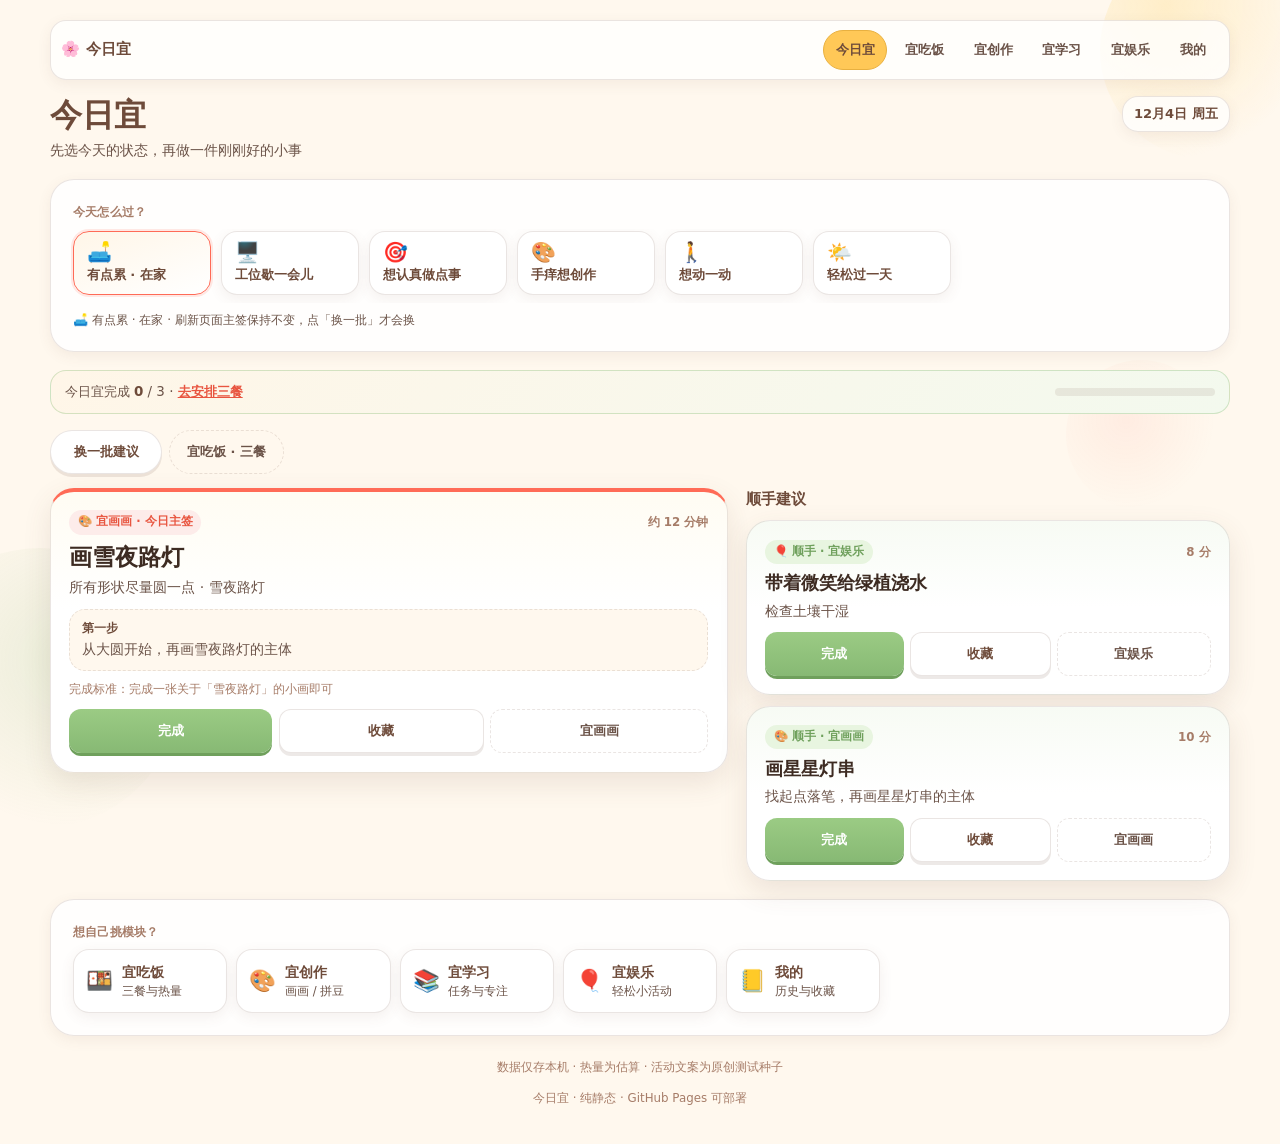
<file: index.html>
<!DOCTYPE html>
<html lang="zh-CN">
<head>
  <meta charset="UTF-8" />
  <meta name="viewport" content="width=device-width, initial-scale=1, viewport-fit=cover" />
  <meta name="description" content="今日宜 — 根据今天的状态，推荐一件值得做的小事" />
  <meta name="theme-color" content="#FF6B57" />
  <title>今日宜</title>
  <link rel="stylesheet" href="./assets/css/tokens.css" />
  <link rel="stylesheet" href="./assets/css/base.css" />
  <link rel="stylesheet" href="./assets/css/components.css" />
  <link rel="stylesheet" href="./assets/css/home.css" />
  <link rel="stylesheet" href="./assets/css/responsive.css" />
</head>
<body>
  <div class="bg-deco" aria-hidden="true">
    <div class="blob blob-a"></div>
    <div class="blob blob-b"></div>
    <div class="blob blob-c"></div>
  </div>

  <div class="page">
    <div class="app-nav" id="appNav"></div>

    <header class="home-hero">
      <div class="home-hero-top">
        <div>
          <h1>今日宜</h1>
          <p class="home-sub">先选今天的状态，再做一件刚刚好的小事</p>
        </div>
        <div class="home-date" id="homeDate">—</div>
      </div>
    </header>

    <section class="state-section" aria-label="今日状态">
      <span class="section-label">今天怎么过？</span>
      <div class="state-scroll" id="stateRow" role="listbox" aria-label="状态选择"></div>
      <p class="hint" id="stateHint">选一个状态，生成今日主签</p>
    </section>

    <div class="progress-card" aria-label="今日进度">
      <div class="progress-text" id="todayProgress">今日宜完成 0 / 0</div>
      <div class="progress-bar" aria-hidden="true">
        <div class="progress-bar-fill" id="progressBarFill"></div>
      </div>
    </div>

    <div class="home-toolbar">
      <button type="button" class="btn btn-secondary" id="btnRerollPlan">换一批建议</button>
      <a class="btn btn-ghost" href="./eat.html">宜吃饭 · 三餐</a>
    </div>

    <div id="homeSoften" class="soften-banner" hidden></div>

    <div class="yi-grid">
      <section aria-label="今日主签">
        <div id="mainSign"></div>
      </section>
      <section class="side-col" aria-label="顺手建议">
        <div class="section-head">
          <h2>顺手建议</h2>
        </div>
        <div id="sideSigns"></div>
      </section>
    </div>

    <section class="state-section" aria-label="进入模块">
      <span class="section-label">想自己挑模块？</span>
      <div class="mod-links" id="moduleLinks"></div>
    </section>

    <footer class="site-footer">
      <p>数据仅存本机 · 热量为估算 · 活动文案为原创测试种子</p>
      <p>今日宜 · 纯静态 · GitHub Pages 可部署</p>
    </footer>
  </div>

  <div class="toast-host" aria-live="assertive" aria-atomic="true">
    <div class="toast" id="toast" role="status"></div>
  </div>

  <script src="./js/core/utils.js"></script>
  <script src="./js/core/storage.js"></script>
  <script src="./js/core/navigation.js"></script>
  <script src="./js/core/recommendation.js"></script>
  <script src="./js/core/history.js"></script>
  <script src="./js/core/daily-plan.js"></script>
  <script src="./data/draw-prompts.js"></script>
  <script src="./data/study-actions.js"></script>
  <script src="./data/leisure-activities.js"></script>
  <script src="./data/bead-patterns.js"></script>
  <script src="./data/activity-pool.js"></script>
  <script src="./js/modules/home.js"></script>
</body>
</html>
</file>
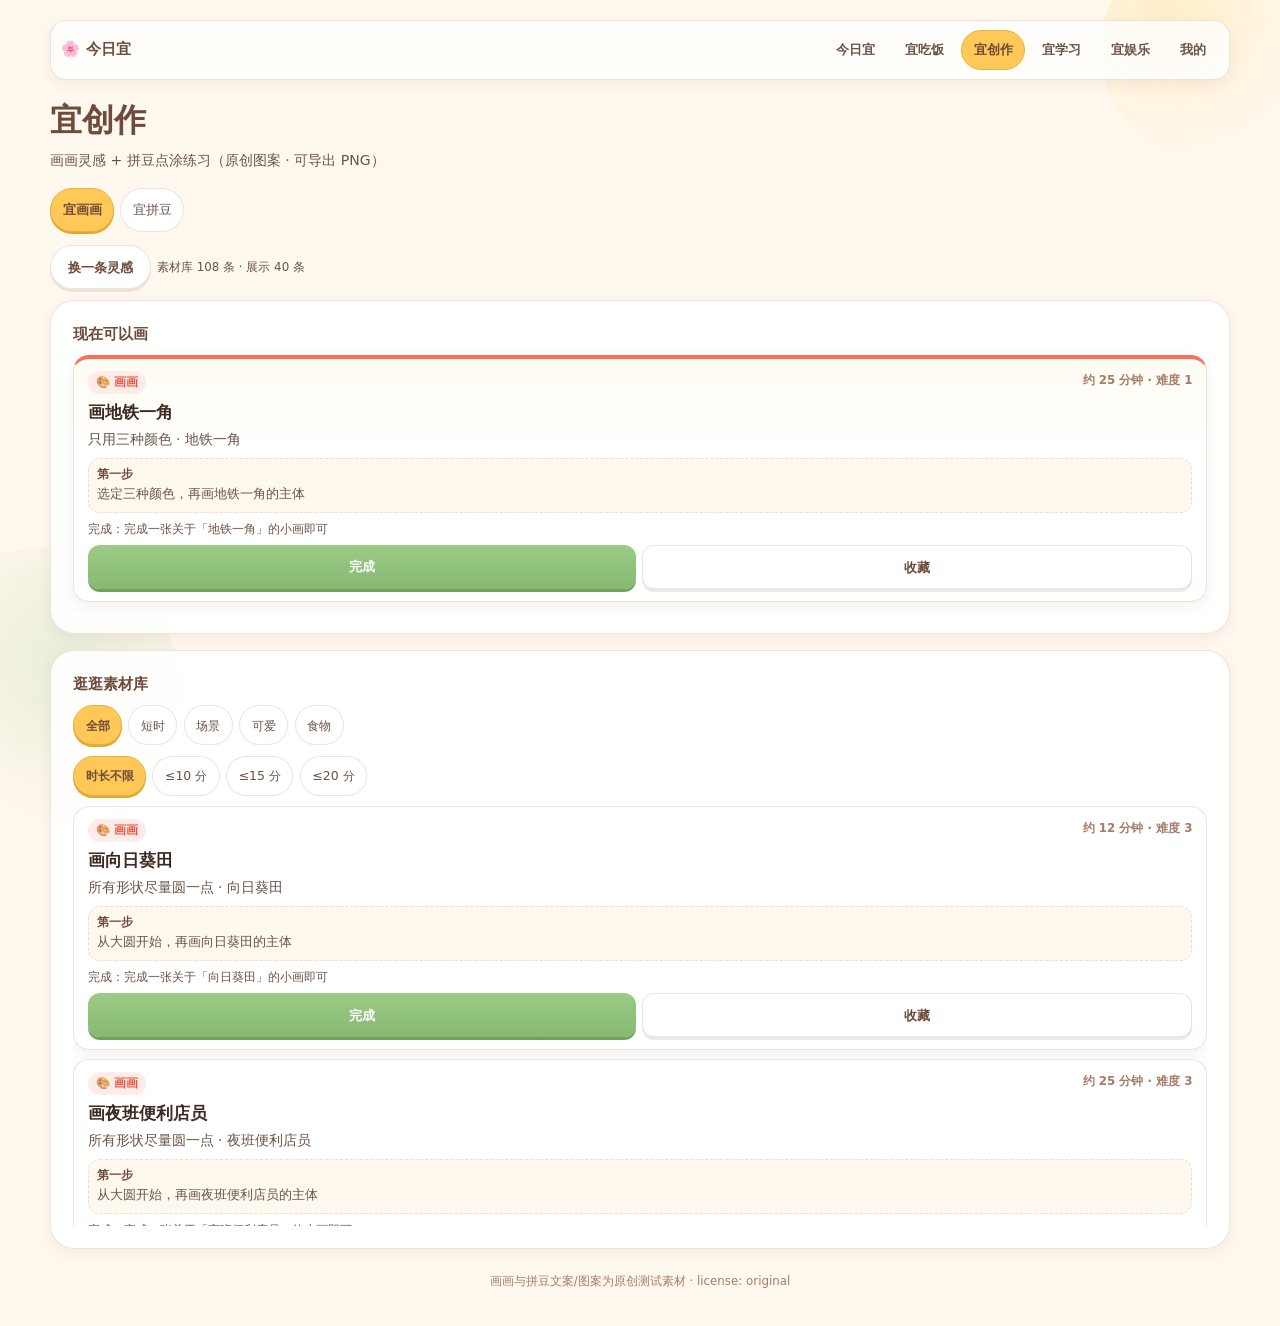
<file: create.html>
<!DOCTYPE html>
<html lang="zh-CN">
<head>
  <meta charset="UTF-8" />
  <meta name="viewport" content="width=device-width, initial-scale=1, viewport-fit=cover" />
  <meta name="description" content="今日宜 · 宜画画与拼豆" />
  <meta name="theme-color" content="#FF6B57" />
  <title>宜创作 · 今日宜</title>
  <link rel="stylesheet" href="./assets/css/tokens.css" />
  <link rel="stylesheet" href="./assets/css/base.css" />
  <link rel="stylesheet" href="./assets/css/components.css" />
  <link rel="stylesheet" href="./assets/css/home.css" />
  <link rel="stylesheet" href="./assets/css/modules.css" />
  <link rel="stylesheet" href="./assets/css/responsive.css" />
</head>
<body>
  <div class="bg-deco" aria-hidden="true">
    <div class="blob blob-a"></div>
    <div class="blob blob-b"></div>
  </div>
  <div class="page">
    <div class="app-nav" id="appNav"></div>

    <header class="mod-page-head">
      <h1>宜创作</h1>
      <p>画画灵感 + 拼豆点涂练习（原创图案 · 可导出 PNG）</p>
    </header>

    <div class="tab-bar" role="tablist" aria-label="创作类型">
      <button type="button" class="chip" data-tab="draw" role="tab" aria-selected="true" aria-pressed="true">宜画画</button>
      <button type="button" class="chip" data-tab="bead" role="tab" aria-selected="false" aria-pressed="false">宜拼豆</button>
    </div>

    <div id="paneDraw">
      <div class="mod-toolbar">
        <button type="button" class="btn btn-secondary" id="btnDrawReroll">换一条灵感</button>
        <span class="hint" id="drawCount" style="margin:0;align-self:center"></span>
      </div>
      <div id="drawSoften" class="soften-banner" hidden></div>

      <section class="mod-panel" aria-label="今日画画推荐">
        <h2>现在可以画</h2>
        <div id="drawFeatured"></div>
      </section>

      <section class="mod-panel" aria-label="筛选与素材">
        <h2>逛逛素材库</h2>
        <div class="filter-row" aria-label="主题">
          <button type="button" class="chip" data-draw-filter="all" aria-pressed="true">全部</button>
          <button type="button" class="chip" data-draw-filter="short" aria-pressed="false">短时</button>
          <button type="button" class="chip" data-draw-filter="scene" aria-pressed="false">场景</button>
          <button type="button" class="chip" data-draw-filter="cute" aria-pressed="false">可爱</button>
          <button type="button" class="chip" data-draw-filter="food" aria-pressed="false">食物</button>
        </div>
        <div class="filter-row" aria-label="时长">
          <button type="button" class="chip" data-draw-dur="any" aria-pressed="true">时长不限</button>
          <button type="button" class="chip" data-draw-dur="10" aria-pressed="false">≤10 分</button>
          <button type="button" class="chip" data-draw-dur="15" aria-pressed="false">≤15 分</button>
          <button type="button" class="chip" data-draw-dur="20" aria-pressed="false">≤20 分</button>
        </div>
        <div class="list-scroll" id="drawList"></div>
      </section>
    </div>

    <div id="paneBead" hidden>
      <section class="mod-panel" aria-label="拼豆画板">
        <div class="bead-layout">
          <div class="bead-preview">
            <h2 id="beadTitle">选择图案</h2>
            <p class="hint" id="beadDesc" style="margin-top:0">从下方列表点选一张原创图案开始。</p>
            <div class="filter-row" aria-label="显示模式" style="margin-bottom:0.45rem">
              <button type="button" class="chip" data-bead-mode="practice" aria-pressed="true">练习点涂</button>
              <button type="button" class="chip" data-bead-mode="guide" aria-pressed="false">只看图纸</button>
            </div>
            <p class="hint" id="beadBrushHint" style="margin:0 0 0.45rem">练习模式：选色后点格子摆豆</p>
            <div class="bead-canvas-wrap" id="beadCanvasWrap">
              <canvas id="beadCanvas" width="320" height="320" aria-label="拼豆网格，可点涂"></canvas>
            </div>
            <div class="bead-palette" id="beadPalette" aria-label="画笔色板"></div>
            <div class="bead-toolbar">
              <label class="bead-check">
                <input type="checkbox" id="chkBeadGrid" checked />
                网格线
              </label>
              <button type="button" class="btn btn-ghost btn-sm" id="btnBeadReset">清空练习</button>
              <button type="button" class="btn btn-ghost btn-sm" id="btnBeadFill">填满图纸</button>
              <button type="button" class="btn btn-secondary btn-sm" id="btnBeadExport">导出 PNG</button>
              <button type="button" class="btn btn-secondary btn-sm" id="btnBeadFav">收藏</button>
              <button type="button" class="btn btn-eaten btn-sm" id="btnBeadDone">摆完了 · 打卡</button>
            </div>
            <div id="beadStats" class="bead-stats"></div>
          </div>
          <div class="bead-side">
            <h2>图案库</h2>
            <div class="filter-row" aria-label="尺寸">
              <button type="button" class="chip" data-bead-size="all" aria-pressed="true">全部</button>
              <button type="button" class="chip" data-bead-size="8" aria-pressed="false">8×8</button>
              <button type="button" class="chip" data-bead-size="16" aria-pressed="false">16×16</button>
            </div>
            <div class="bead-list" id="beadList"></div>
            <p class="hint">图案均为本站原创示意，license: original。仅供兴趣参考，非品牌珠子官方图纸。</p>
          </div>
        </div>
      </section>
    </div>

    <footer class="site-footer">
      <p>画画与拼豆文案/图案为原创测试素材 · license: original</p>
    </footer>
  </div>
  <div class="toast-host" aria-live="assertive"><div class="toast" id="toast" role="status"></div></div>

  <script src="./js/core/utils.js"></script>
  <script src="./js/core/storage.js"></script>
  <script src="./js/core/navigation.js"></script>
  <script src="./js/core/recommendation.js"></script>
  <script src="./js/core/history.js"></script>
  <script src="./js/core/daily-plan.js"></script>
  <script src="./data/draw-prompts.js"></script>
  <script src="./data/study-actions.js"></script>
  <script src="./data/leisure-activities.js"></script>
  <script src="./data/bead-patterns.js"></script>
  <script src="./data/activity-pool.js"></script>
  <script src="./js/modules/draw.js"></script>
  <script src="./js/modules/beads.js"></script>
</body>
</html>
</file>
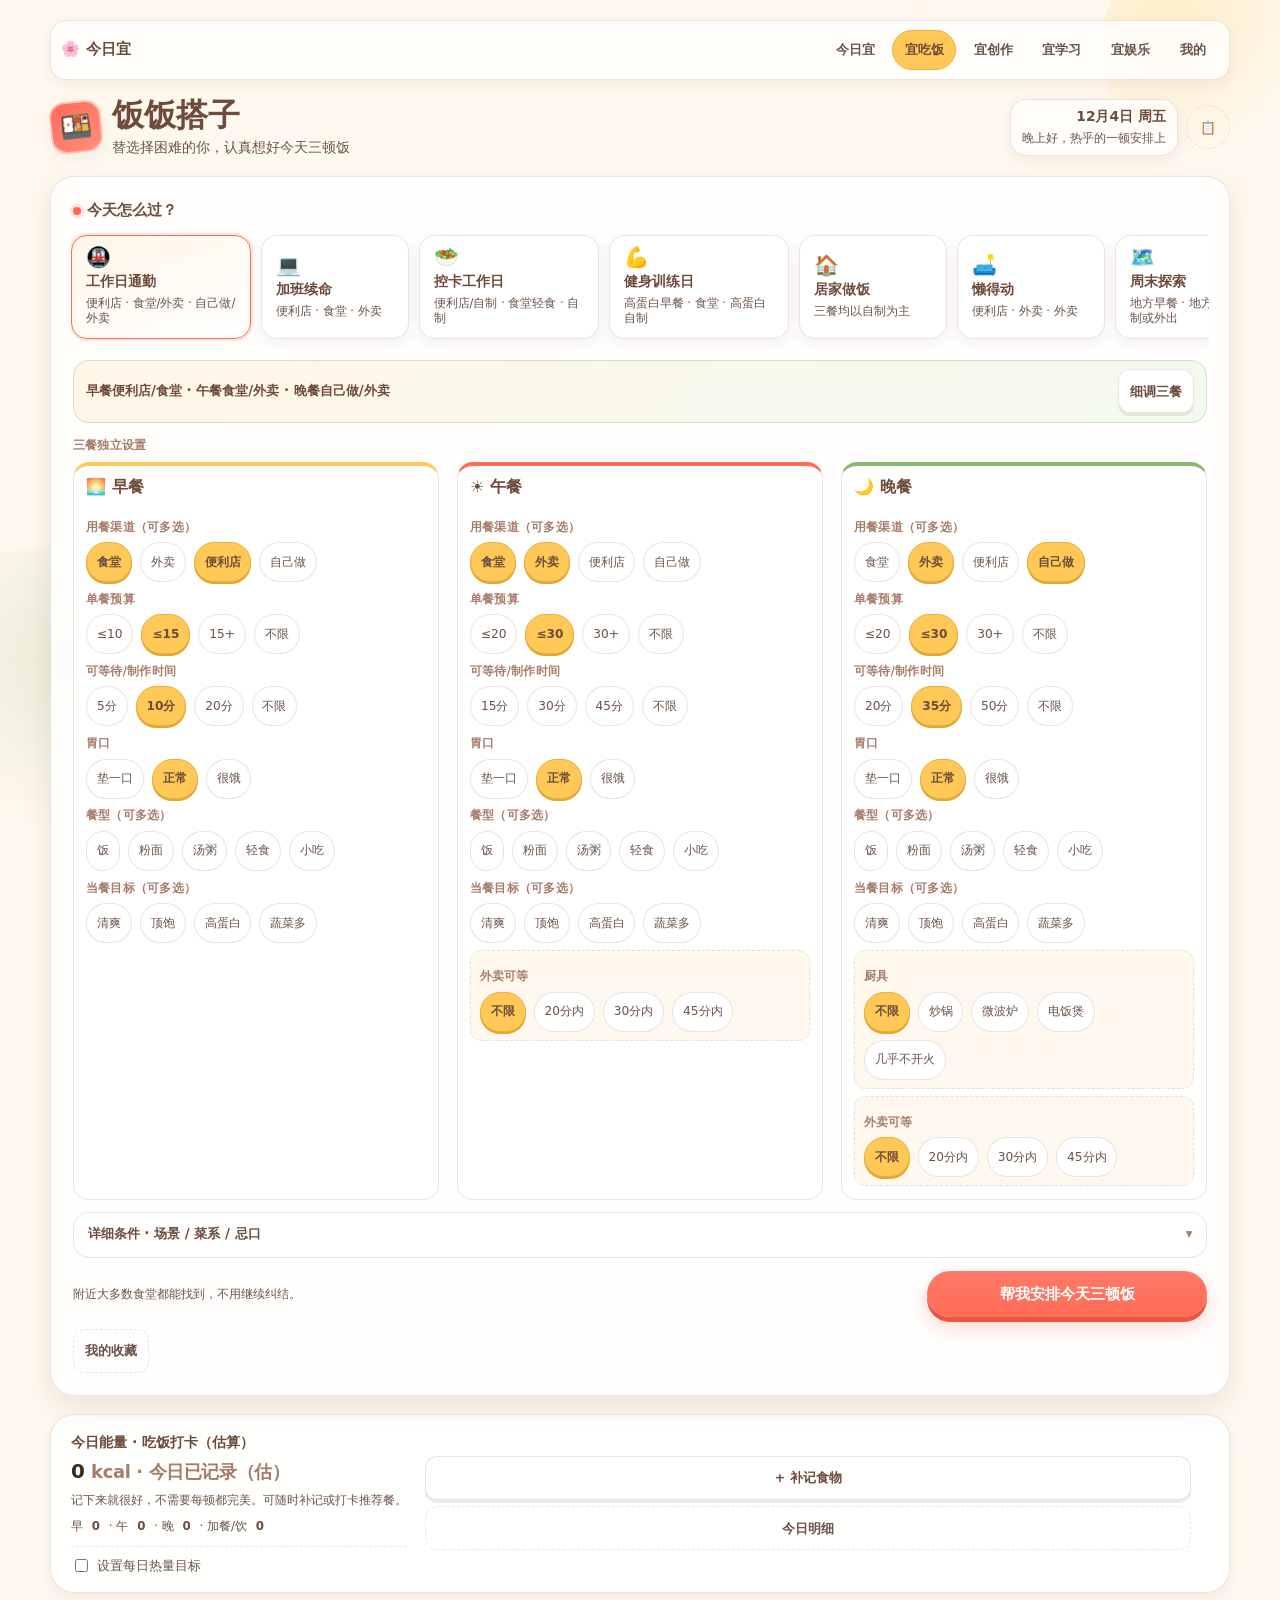
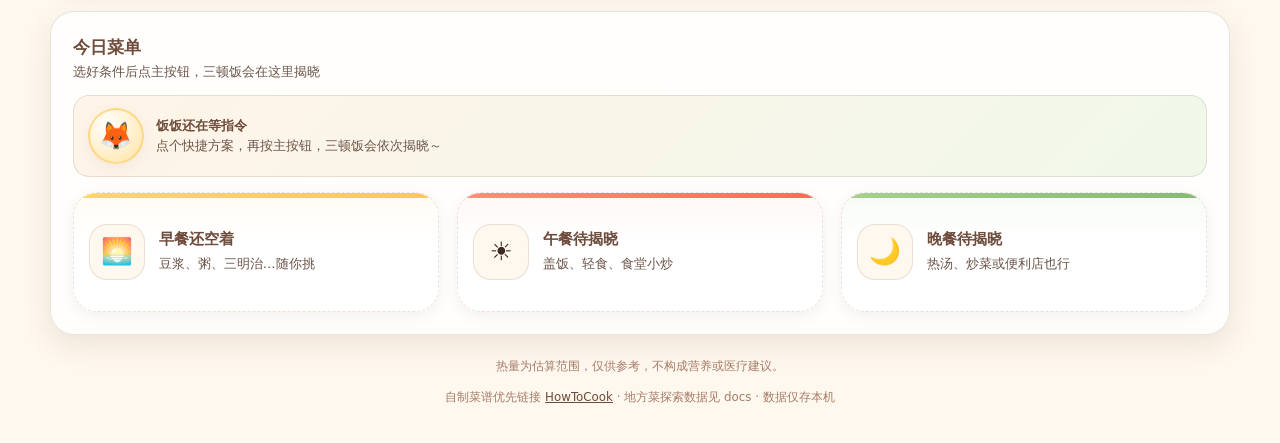
<file: eat.html>
<!DOCTYPE html>
<html lang="zh-CN">
<head>
  <meta charset="UTF-8" />
  <meta name="viewport" content="width=device-width, initial-scale=1, viewport-fit=cover" />
  <meta name="description" content="今日宜 · 宜吃饭 — 替选择困难的你，认真想好今天三顿饭" />
  <meta name="theme-color" content="#FF6B57" />
  <title>宜吃饭 · 今日宜</title>
  <link rel="stylesheet" href="./assets/css/tokens.css" />
  <link rel="stylesheet" href="./assets/css/base.css" />
  <link rel="stylesheet" href="./assets/css/components.css" />
  <link rel="stylesheet" href="./assets/css/responsive.css" />
</head>
<body>
  <div class="bg-deco" aria-hidden="true">
    <div class="blob blob-a"></div>
    <div class="blob blob-b"></div>
    <div class="blob blob-c"></div>
  </div>

  <div class="page">
    <div class="app-nav" id="appNav"></div>
    <header class="site-header">
      <div class="brand">
        <div class="brand-mark" aria-hidden="true">🍱</div>
        <div class="brand-text">
          <h1>饭饭搭子</h1>
          <p>替选择困难的你，认真想好今天三顿饭</p>
        </div>
      </div>
      <div class="header-right">
        <div class="header-meta">
          <div class="date" id="todayDate">—</div>
          <div class="greet" id="greeting">你好呀</div>
        </div>
        <button type="button" class="btn btn-ghost btn-icon" id="btnOpenHistory" aria-haspopup="dialog" aria-label="历史记录" title="历史记录">📋</button>
      </div>
    </header>

    <main class="layout">
      <section class="panel panel-controls" id="filterPanel" aria-label="筛选与安排">
        <div class="filter-summary" id="filterSummary">
          <div class="filter-summary-text" id="filterSummaryText">—</div>
          <button type="button" class="btn btn-secondary btn-sm" id="btnEditFilters">修改</button>
        </div>

        <div class="filter-full" id="filterFull">
          <h2 class="panel-title"><span class="dot" aria-hidden="true"></span>今天怎么过？</h2>
          <div class="preset-scroll" id="presetRow" role="listbox" aria-label="快捷方案"></div>
          <div class="preset-summary" id="presetSummaryBox">
            <div class="preset-summary-text" id="presetSummaryText">选择一个快捷方案，或细调三餐</div>
            <button type="button" class="btn btn-secondary btn-sm" id="btnExpandMeals" aria-expanded="true">细调三餐</button>
          </div>

          <div id="mealEditorsWrap">
            <span class="section-label">三餐独立设置</span>
            <div class="meal-editors" id="mealEditors"></div>
          </div>

          <details class="fold" id="globalDetails">
            <summary id="globalSummary" aria-expanded="false">详细条件 · 场景 / 菜系 / 忌口</summary>
            <div class="fold-body">
              <div class="global-grid">
                <div>
                  <span class="filter-label" id="labelScene">场景</span>
                  <div class="chip-row" role="radiogroup" aria-labelledby="labelScene" id="sceneGroup">
                    <button type="button" class="chip" data-scene="office" role="radio" aria-checked="true">在公司</button>
                    <button type="button" class="chip" data-scene="home" role="radio" aria-checked="false">在家</button>
                    <button type="button" class="chip" data-scene="overtime" role="radio" aria-checked="false">今天加班</button>
                    <button type="button" class="chip" data-scene="post_workout" role="radio" aria-checked="false">刚运动完</button>
                  </div>
                </div>
                <div>
                  <span class="filter-label" id="labelGoal">饮食目标</span>
                  <div class="chip-row" role="radiogroup" aria-labelledby="labelGoal" id="goalGroup">
                    <button type="button" class="chip" data-goal="casual" role="radio" aria-checked="true">随心吃</button>
                    <button type="button" class="chip" data-goal="light" role="radio" aria-checked="false">吃轻一点</button>
                    <button type="button" class="chip" data-goal="high_protein" role="radio" aria-checked="false">高蛋白</button>
                    <button type="button" class="chip" data-goal="ovo_lacto" role="radio" aria-checked="false">蛋奶素</button>
                  </div>
                </div>
                <div>
                  <span class="filter-label" id="labelDailyBudget">每日预算</span>
                  <div class="chip-row" role="radiogroup" aria-labelledby="labelDailyBudget" id="dailyBudgetGroup">
                    <button type="button" class="chip" data-daily-budget="any" role="radio" aria-checked="true">不限制</button>
                    <button type="button" class="chip" data-daily-budget="under50" role="radio" aria-checked="false">50 以内</button>
                    <button type="button" class="chip" data-daily-budget="50to80" role="radio" aria-checked="false">50～80</button>
                    <button type="button" class="chip" data-daily-budget="over80" role="radio" aria-checked="false">80 以上</button>
                  </div>
                </div>
                <div>
                  <span class="filter-label" id="labelTaste">口味与口感（可多选）</span>
                  <div class="chip-row" role="group" aria-labelledby="labelTaste" id="tasteGroup">
                    <button type="button" class="chip" data-taste="hot" aria-pressed="false">热乎乎</button>
                    <button type="button" class="chip" data-taste="refreshing" aria-pressed="false">清爽</button>
                    <button type="button" class="chip" data-taste="spicy" aria-pressed="false">香辣</button>
                    <button type="button" class="chip" data-taste="sweet_sour" aria-pressed="false">酸甜</button>
                    <button type="button" class="chip" data-taste="soupy" aria-pressed="false">汤汤水水</button>
                    <button type="button" class="chip" data-taste="rice_friendly" aria-pressed="false">特别下饭</button>
                  </div>
                </div>
              </div>

              <div style="margin-top:0.85rem">
                <span class="filter-label" id="labelCuisine">地方菜系（多选为 OR，默认软偏好）</span>
                <div class="cuisine-quick" id="cuisineQuick"></div>
                <div class="cuisine-selected" id="cuisineSelected"></div>
                <div class="strict-row">
                  <label><input type="checkbox" id="chkCuisineStrict" /> 只看所选菜系</label>
                  <span class="form-hint" style="margin:0">关闭时仅提高命中概率；开启后不匹配则提示放宽</span>
                </div>
              </div>

              <div style="margin-top:0.85rem">
                <span class="filter-label" id="labelExplore">熟悉菜 / 探索新菜</span>
                <div class="chip-row" role="radiogroup" aria-labelledby="labelExplore" id="exploreGroup">
                  <button type="button" class="chip" data-explore="familiar" role="radio" aria-checked="false">偏熟悉</button>
                  <button type="button" class="chip" data-explore="balanced" role="radio" aria-checked="true">均衡</button>
                  <button type="button" class="chip" data-explore="explore" role="radio" aria-checked="false">想探索</button>
                </div>
              </div>

              <div class="strict-row" style="margin-top:0.75rem">
                <label><input type="checkbox" id="chkAvoidRecent" checked /> 最近吃过的不再推荐（候选充足时）</label>
              </div>

              <details class="fold" id="advancedBox" style="margin-top:0.75rem">
                <summary aria-expanded="false">忌口与过敏（硬条件，不会自动放宽）</summary>
                <div class="fold-body">
                  <div class="chip-row" role="group" aria-label="忌口" id="tagGroup">
                    <button type="button" class="chip tag-chip" data-tag="noSpicy" aria-pressed="false">不辣</button>
                    <button type="button" class="chip tag-chip" data-tag="noBeef" aria-pressed="false">不吃牛肉</button>
                    <button type="button" class="chip tag-chip" data-tag="noPork" aria-pressed="false">不吃猪肉</button>
                    <button type="button" class="chip tag-chip" data-tag="noSeafood" aria-pressed="false">不吃海鲜</button>
                    <button type="button" class="chip tag-chip" data-tag="noEgg" aria-pressed="false">不吃鸡蛋</button>
                    <button type="button" class="chip tag-chip" data-tag="noMilk" aria-pressed="false">不喝牛奶</button>
                    <button type="button" class="chip tag-chip" data-tag="noNuts" aria-pressed="false">不吃花生坚果</button>
                  </div>
                </div>
              </details>
            </div>
          </details>

          <div class="filter-actions">
            <p class="hint" id="modeHint">点一个快捷方案，再点主按钮，三顿饭马上就好。</p>
            <button type="button" class="btn btn-primary" id="btnArrange">帮我安排今天三顿饭</button>
          </div>
          <div class="side-tools">
            <button type="button" class="btn btn-ghost btn-sm" id="btnToggleFav" aria-expanded="false">我的收藏</button>
          </div>
          <div id="favPanel" hidden style="margin-top:0.7rem">
            <ul id="favList" style="list-style:none;margin:0;padding:0;display:grid;gap:0.4rem;max-height:180px;overflow:auto"></ul>
            <p class="hint" id="favEmpty" hidden>还没有收藏。</p>
          </div>
        </div>
      </section>

      <section class="energy-card" id="energyCard" aria-label="今日能量">
        <div class="energy-compact" id="energyCompact">
          <div class="energy-compact-text" id="energyCompactText">今日 0 kcal · 未设目标</div>
          <button type="button" class="btn btn-secondary btn-sm" id="btnEnergyDetail">查看</button>
        </div>
        <div class="energy-full" id="energyFull">
          <div class="energy-card-inner">
            <div class="energy-ring-wrap" id="energyRingWrap" hidden>
              <svg viewBox="0 0 72 72" aria-hidden="true">
                <circle class="er-bg" cx="36" cy="36" r="28"></circle>
                <circle class="er-fg" id="energyRingFg" cx="36" cy="36" r="28"
                  stroke-dasharray="175.93" stroke-dashoffset="175.93"></circle>
              </svg>
              <div class="energy-ring-center" id="energyRingLabel">—</div>
            </div>
            <div class="energy-main">
              <p class="energy-title">今日能量 · 吃饭打卡（估算）</p>
              <div class="energy-nums" id="energyNums">0 <span>kcal</span></div>
              <p class="energy-hint" id="energyHint">记下来就很好，不需要每顿都完美。</p>
              <div class="energy-meals" id="energyMealSplit"></div>
              <div class="energy-settings-row">
                <label>
                  <input type="checkbox" id="chkCalTarget" />
                  设置每日热量目标
                </label>
                <label id="targetInputWrap" hidden>
                  目标
                  <input type="number" id="inputCalTarget" min="800" max="5000" step="50" value="1800" inputmode="numeric" />
                  kcal
                </label>
              </div>
            </div>
            <div class="energy-actions">
              <button type="button" class="btn btn-secondary btn-sm" id="btnAddFood">+ 补记食物</button>
              <button type="button" class="btn btn-ghost btn-sm" id="btnEnergyLogs">今日明细</button>
            </div>
          </div>
        </div>
      </section>

      <section class="panel panel-results" id="resultsPanel" aria-label="今日三餐" aria-live="polite">
        <div class="results-head">
          <div>
            <h2>今日菜单</h2>
            <p class="results-sub" id="resultsSub">选好条件后点主按钮，三顿饭会在这里揭晓</p>
          </div>
        </div>
        <div id="softenNotice" class="soften-banner" hidden></div>
        <div id="resultsArea"></div>
        <div class="bottom-actions" id="bottomActions" hidden>
          <button type="button" class="btn btn-eaten" id="btnEatSet">今天就吃这套</button>
          <button type="button" class="btn btn-secondary" id="btnRerollAll">全部换一组</button>
          <button type="button" class="btn btn-quiet btn-sm" id="btnRerollAllForce" hidden>仍然重新安排全部</button>
          <button type="button" class="btn btn-secondary" id="btnAddFoodBottom">+ 补记食物</button>
          <button type="button" class="btn btn-secondary" id="btnFavorite">收藏今天</button>
          <button type="button" class="btn btn-secondary" id="btnCopy">复制今日菜单</button>
        </div>
        <p class="hint" id="rerollLockHint" hidden style="margin-top:0.5rem"></p>
      </section>
    </main>

    <div class="sticky-cta" id="stickyCta">
      <button type="button" class="btn btn-primary" id="btnArrangeSticky">帮我安排今天三顿饭</button>
    </div>

    <footer class="site-footer">
      <p>热量为估算范围，仅供参考，不构成营养或医疗建议。</p>
      <p>
        自制菜谱优先链接
        <a href="https://github.com/Anduin2017/HowToCook" target="_blank" rel="noopener noreferrer">HowToCook</a>
        · 地方菜探索数据见 docs · 数据仅存本机
      </p>
    </footer>
  </div>

  <div class="drawer-mask" id="drawerMask" hidden></div>
  <aside class="history-drawer" id="historyDrawer" role="dialog" aria-modal="true" aria-labelledby="histTitle" hidden>
    <div class="drawer-handle" aria-hidden="true"></div>
    <div class="drawer-head">
      <h2 id="histTitle">历史记录</h2>
      <button type="button" class="btn btn-ghost btn-sm" id="btnCloseHistory" aria-label="关闭">关闭</button>
    </div>
    <div class="drawer-tabs" role="tablist">
      <button type="button" class="chip" id="tabRecommend" role="tab" aria-selected="true" aria-pressed="true">推荐历史</button>
      <button type="button" class="chip" id="tabEaten" role="tab" aria-selected="false" aria-pressed="false">真正吃过</button>
    </div>
    <div class="drawer-body" id="drawerBody"></div>
    <div class="drawer-foot" id="drawerFoot">
      <button type="button" class="btn btn-danger btn-sm" id="btnClearHistory" style="width:100%">清空全部推荐历史</button>
    </div>
  </aside>

  <div class="drawer-mask" id="cuisineMask" hidden></div>
  <aside class="cuisine-drawer" id="cuisineDrawer" role="dialog" aria-modal="true" aria-labelledby="cuisineTitle" hidden>
    <div class="drawer-handle" aria-hidden="true"></div>
    <div class="drawer-head">
      <h2 id="cuisineTitle">选择地方菜系</h2>
      <button type="button" class="btn btn-ghost btn-sm" id="btnCloseCuisine" aria-label="关闭">关闭</button>
    </div>
    <div class="drawer-body">
      <input type="search" class="cuisine-search" id="cuisineSearch" placeholder="搜索菜系，如粤菜、赣菜…" autocomplete="off" />
      <div id="cuisineFullList"></div>
    </div>
    <div class="drawer-foot">
      <button type="button" class="btn btn-secondary" id="btnCuisineClear">清空</button>
      <button type="button" class="btn btn-primary" id="btnCuisineDone">完成</button>
    </div>
  </aside>

  <div class="modal-mask" id="modalMask" hidden></div>

  <div class="modal-sheet" id="checkinModal" role="dialog" aria-modal="true" aria-labelledby="checkinTitle" hidden>
    <div class="modal-handle" aria-hidden="true"></div>
    <div class="modal-head">
      <h3 id="checkinTitle">吃了这顿</h3>
      <button type="button" class="btn btn-ghost btn-sm" id="btnCloseCheckin" aria-label="关闭">关闭</button>
    </div>
    <div class="modal-body">
      <p class="form-hint" id="checkinLead">这顿大约是多少？可以按实际情况改一改。热量是估算值。</p>
      <div class="form-field">
        <label for="checkinName">菜名</label>
        <input type="text" id="checkinName" maxlength="60" autocomplete="off" />
      </div>
      <div class="form-field">
        <label>分量</label>
        <div class="portion-row" role="radiogroup" aria-label="分量" id="portionGroup">
          <button type="button" class="chip" data-portion="0.7" aria-checked="false" role="radio">少量 · 0.7份</button>
          <button type="button" class="chip" data-portion="1" aria-checked="true" role="radio">标准 · 1份</button>
          <button type="button" class="chip" data-portion="1.3" aria-checked="false" role="radio">大份 · 1.3份</button>
        </div>
      </div>
      <div class="form-field">
        <label for="checkinKcal">热量估算（kcal）</label>
        <input type="number" id="checkinKcal" min="1" max="5000" step="1" inputmode="numeric" />
        <p class="form-hint">热量是估算值，分量和做法都会影响结果。</p>
      </div>
      <input type="hidden" id="checkinMeal" />
      <input type="hidden" id="checkinDishId" />
      <input type="hidden" id="checkinLogId" />
      <input type="hidden" id="checkinBaseKcal" />
    </div>
    <div class="modal-foot">
      <button type="button" class="btn btn-danger btn-sm" id="btnDeleteCheckin" hidden>删除记录</button>
      <button type="button" class="btn btn-secondary" id="btnCancelCheckin">取消</button>
      <button type="button" class="btn btn-primary" id="btnSaveCheckin">保存</button>
    </div>
  </div>

  <div class="modal-sheet" id="addFoodModal" role="dialog" aria-modal="true" aria-labelledby="addFoodTitle" hidden>
    <div class="modal-handle" aria-hidden="true"></div>
    <div class="modal-head">
      <h3 id="addFoodTitle">补记食物</h3>
      <button type="button" class="btn btn-ghost btn-sm" id="btnCloseAddFood" aria-label="关闭">关闭</button>
    </div>
    <div class="modal-body">
      <p class="form-hint">记下来就很好，不需要每顿都完美。以下为估算值。</p>
      <div class="form-field">
        <label>常见食物（点选填入）</label>
        <div class="quick-foods" id="quickFoods"></div>
      </div>
      <div class="form-field">
        <label>最近记录</label>
        <div class="quick-foods" id="recentFoods"></div>
      </div>
      <div class="form-field">
        <label for="addFoodName">食物名称</label>
        <input type="text" id="addFoodName" maxlength="60" autocomplete="off" />
      </div>
      <div class="form-field">
        <label for="addFoodPortion">分量说明</label>
        <input type="text" id="addFoodPortion" maxlength="40" placeholder="如：中杯 / 1碗 / 半份" autocomplete="off" />
      </div>
      <div class="form-field">
        <label for="addFoodKcal">大卡（kcal）</label>
        <input type="number" id="addFoodKcal" min="1" max="5000" step="1" inputmode="numeric" />
      </div>
      <div class="form-field">
        <label for="addFoodMeal">餐次</label>
        <select id="addFoodMeal">
          <option value="breakfast">早餐</option>
          <option value="lunch">午餐</option>
          <option value="dinner">晚餐</option>
          <option value="snack">加餐</option>
          <option value="drink">饮料</option>
        </select>
      </div>
      <div class="form-field">
        <label for="addFoodTime">时间</label>
        <input type="time" id="addFoodTime" />
      </div>
    </div>
    <div class="modal-foot">
      <button type="button" class="btn btn-secondary" id="btnCancelAddFood">取消</button>
      <button type="button" class="btn btn-primary" id="btnSaveAddFood">保存</button>
    </div>
  </div>

  <div class="modal-sheet" id="energyDetailModal" role="dialog" aria-modal="true" aria-labelledby="energyDetailTitle" hidden>
    <div class="modal-handle" aria-hidden="true"></div>
    <div class="modal-head">
      <h3 id="energyDetailTitle">今日摄入明细</h3>
      <button type="button" class="btn btn-ghost btn-sm" id="btnCloseEnergyDetail" aria-label="关闭">关闭</button>
    </div>
    <div class="modal-body">
      <div class="energy-nums" id="energyDetailTotal" style="margin-bottom:0.5rem">0 kcal</div>
      <p class="form-hint" id="energyDetailHint">热量是估算值，仅供参考。</p>
      <div class="log-list" id="energyLogList"></div>
    </div>
    <div class="modal-foot">
      <button type="button" class="btn btn-secondary" id="btnCloseEnergyDetail2">好的</button>
      <button type="button" class="btn btn-primary" id="btnAddFoodFromDetail">+ 补记食物</button>
    </div>
  </div>

  <div class="toast-host" aria-live="assertive" aria-atomic="true">
    <div class="toast" id="toast" role="status"></div>
  </div>

  <script src="./js/core/utils.js"></script>
  <script src="./js/core/storage.js"></script>
  <script src="./js/core/navigation.js"></script>
  <script src="./js/core/recommendation.js"></script>
  <script src="./js/core/daily-plan.js"></script>
  <script src="./js/core/history.js"></script>
  <script src="./data/cuisine-data.js"></script>
  <script src="./data/dishes-data.js"></script>
  <script src="./js/modules/eat.js"></script>
  <script>
    (function () {
      if (window.TodayYi && TodayYi.navigation) {
        TodayYi.navigation.renderNav("#appNav");
      }
    })();
  </script>
</body>
</html>
</file>
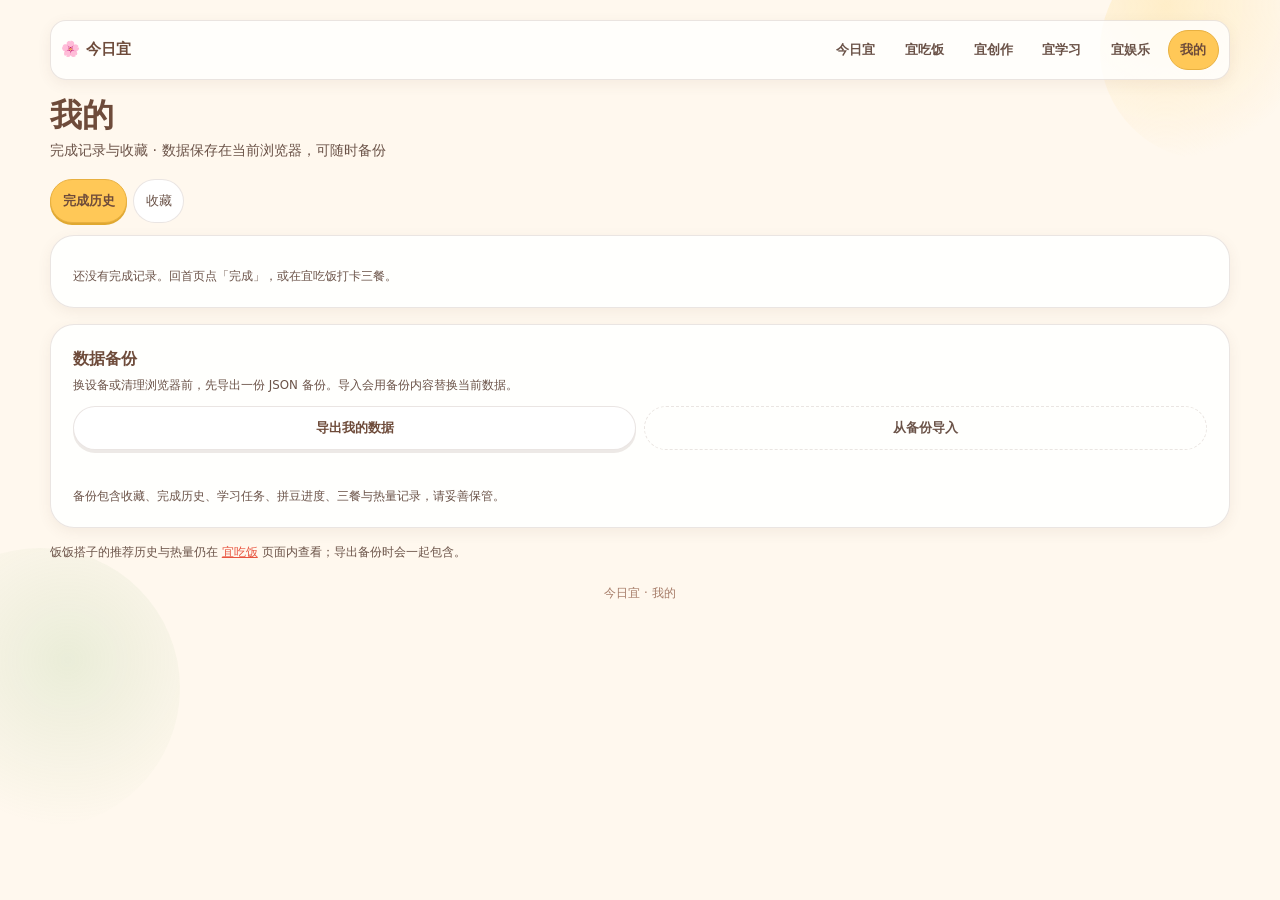
<file: profile.html>
<!DOCTYPE html>
<html lang="zh-CN">
<head>
  <meta charset="UTF-8" />
  <meta name="viewport" content="width=device-width, initial-scale=1, viewport-fit=cover" />
  <meta name="theme-color" content="#FF6B57" />
  <title>我的 · 今日宜</title>
  <link rel="stylesheet" href="./assets/css/tokens.css" />
  <link rel="stylesheet" href="./assets/css/base.css" />
  <link rel="stylesheet" href="./assets/css/components.css" />
  <link rel="stylesheet" href="./assets/css/home.css" />
  <link rel="stylesheet" href="./assets/css/responsive.css" />
  <style>
    .prof-tabs { display: flex; flex-wrap: wrap; gap: 0.4rem; margin-bottom: 0.75rem; }
    .prof-panel {
      background: rgba(255,255,255,0.88);
      border: 1.5px solid var(--line);
      border-radius: var(--radius-lg);
      box-shadow: var(--shadow-soft);
      padding: var(--panel-padding);
      min-width: 0;
    }
    .prof-item {
      background: #fff; border: 1.5px solid var(--line);
      border-radius: var(--radius-md); padding: 0.65rem 0.75rem;
      margin-bottom: 0.5rem; min-width: 0;
    }
    .prof-item .t { font-weight: 800; color: var(--caramel); font-size: 0.9rem; }
    .prof-item .m { font-size: 0.78rem; color: var(--ink-soft); margin-top: 0.2rem; }
    .prof-item .ops { display: flex; flex-wrap: wrap; gap: 0.35rem; margin-top: 0.45rem; }
    .backup-panel { margin-top: 1rem; }
    .backup-panel h2 { margin: 0 0 0.3rem; font-size: 1rem; color: var(--caramel); }
    .backup-panel p { margin: 0; }
    .backup-actions { display: flex; flex-wrap: wrap; gap: 0.5rem; margin-top: 0.75rem; }
    .backup-actions .btn { flex: 1 1 10rem; }
    .backup-note { margin-top: 0.65rem !important; font-size: 0.75rem; color: var(--ink-soft); }
    #backupStatus { min-height: 1.4em; margin-top: 0.55rem; font-size: 0.78rem; color: var(--avocado-deep); }
  </style>
</head>
<body>
  <div class="bg-deco" aria-hidden="true">
    <div class="blob blob-a"></div>
    <div class="blob blob-b"></div>
  </div>
  <div class="page">
    <div class="app-nav" id="appNav"></div>
    <header class="home-hero">
      <h1>我的</h1>
      <p class="home-sub">完成记录与收藏 · 数据保存在当前浏览器，可随时备份</p>
    </header>

    <div class="prof-tabs" role="tablist">
      <button type="button" class="chip" id="tabHist" role="tab" aria-selected="true" aria-pressed="true">完成历史</button>
      <button type="button" class="chip" id="tabFav" role="tab" aria-selected="false" aria-pressed="false">收藏</button>
    </div>

    <section class="prof-panel" id="panelHist" aria-label="完成历史"></section>
    <section class="prof-panel" id="panelFav" aria-label="收藏" hidden></section>

    <section class="prof-panel backup-panel" aria-labelledby="backupTitle">
      <h2 id="backupTitle">数据备份</h2>
      <p class="hint">换设备或清理浏览器前，先导出一份 JSON 备份。导入会用备份内容替换当前数据。</p>
      <div class="backup-actions">
        <button type="button" class="btn btn-secondary" id="btnExportData">导出我的数据</button>
        <button type="button" class="btn btn-ghost" id="btnImportData">从备份导入</button>
      </div>
      <input type="file" id="backupFile" accept="application/json,.json" hidden />
      <p id="backupStatus" role="status" aria-live="polite"></p>
      <p class="backup-note">备份包含收藏、完成历史、学习任务、拼豆进度、三餐与热量记录，请妥善保管。</p>
    </section>

    <p class="hint" style="margin-top:1rem">
      饭饭搭子的推荐历史与热量仍在
      <a href="./eat.html">宜吃饭</a>
      页面内查看；导出备份时会一起包含。
    </p>
    <footer class="site-footer"><p>今日宜 · 我的</p></footer>
  </div>
  <div class="toast-host" aria-live="assertive"><div class="toast" id="toast" role="status"></div></div>

  <script src="./js/core/utils.js"></script>
  <script src="./js/core/storage.js"></script>
  <script src="./js/core/navigation.js"></script>
  <script src="./js/core/history.js"></script>
  <script>
    (function () {
      var u = TodayYi.utils;
      var H = TodayYi.history;
      TodayYi.navigation.renderNav("#appNav");

      function showTab(which) {
        var hist = which === "hist";
        document.getElementById("panelHist").hidden = !hist;
        document.getElementById("panelFav").hidden = hist;
        document.getElementById("tabHist").setAttribute("aria-selected", hist ? "true" : "false");
        document.getElementById("tabHist").setAttribute("aria-pressed", hist ? "true" : "false");
        document.getElementById("tabFav").setAttribute("aria-selected", !hist ? "true" : "false");
        document.getElementById("tabFav").setAttribute("aria-pressed", !hist ? "true" : "false");
      }

      function renderHist() {
        var list = (TodayYi.storage.getActivityHistory() || []).slice().reverse();
        var box = document.getElementById("panelHist");
        if (!list.length) {
          box.innerHTML = '<p class="hint">还没有完成记录。回首页点「完成」，或在宜吃饭打卡三餐。</p>';
          return;
        }
        box.innerHTML = list.map(function (h) {
          return (
            '<article class="prof-item">' +
              '<div class="t">' + u.escapeHtml(h.title || h.activityId) + "</div>" +
              '<div class="m">' + u.escapeHtml(H.categoryLabel(h.category)) +
              " · " + u.escapeHtml(h.date || "") +
              " · " + u.escapeHtml(u.formatRelativeTime(h.completedAt || Date.now())) +
              (h.duration != null ? " · " + h.duration + " 分钟" : "") +
              "</div>" +
              '<div class="ops">' +
                '<button type="button" class="btn btn-ghost btn-sm btn-del-h" data-id="' +
                u.escapeHtml(h.id) + '">删除</button>' +
              "</div></article>"
          );
        }).join("");
        Array.prototype.slice.call(box.querySelectorAll(".btn-del-h")).forEach(function (btn) {
          btn.addEventListener("click", function () {
            if (!confirm("删除这条记录？")) return;
            H.removeHistory(btn.getAttribute("data-id"));
            renderHist();
            u.toast("已删除");
          });
        });
      }

      function renderFav() {
        var list = H.listFavorites().slice().reverse();
        var box = document.getElementById("panelFav");
        if (!list.length) {
          box.innerHTML = '<p class="hint">还没有收藏。在首页给主签或顺手建议点「收藏」。</p>';
          return;
        }
        box.innerHTML = list.map(function (f) {
          return (
            '<article class="prof-item">' +
              '<div class="t">' + u.escapeHtml(f.title || f.activityId) + "</div>" +
              '<div class="m">' + u.escapeHtml(H.categoryLabel(f.category)) +
              (f.description ? " · " + u.escapeHtml(f.description) : "") +
              "</div>" +
              '<div class="ops">' +
                '<button type="button" class="btn btn-ghost btn-sm btn-unfav" data-id="' +
                u.escapeHtml(f.activityId) + '">取消收藏</button>' +
              "</div></article>"
          );
        }).join("");
        Array.prototype.slice.call(box.querySelectorAll(".btn-unfav")).forEach(function (btn) {
          btn.addEventListener("click", function () {
            H.toggleFavorite({ activityId: btn.getAttribute("data-id") });
            renderFav();
            u.toast("已取消收藏");
          });
        });
      }

      function setBackupStatus(message) {
        document.getElementById("backupStatus").textContent = message || "";
      }

      function exportData() {
        try {
          var backup = TodayYi.storage.createBackup();
          var text = JSON.stringify(backup, null, 2);
          var blob = new Blob([text], { type: "application/json;charset=utf-8" });
          var url = URL.createObjectURL(blob);
          var link = document.createElement("a");
          link.href = url;
          link.download = "todayyi-backup-" + u.todayKey() + ".json";
          document.body.appendChild(link);
          link.click();
          document.body.removeChild(link);
          setTimeout(function () { URL.revokeObjectURL(url); }, 1000);
          setBackupStatus("已导出 " + Object.keys(backup.data).length + " 项本地数据");
          u.toast("备份已下载");
        } catch (err) {
          setBackupStatus("导出失败：" + (err.message || "未知错误"));
          u.toast("导出失败");
        }
      }

      function importFile(file) {
        if (!file) return;
        if (file.size > 5 * 1024 * 1024) {
          setBackupStatus("导入失败：文件不能超过 5 MB");
          u.toast("备份文件过大");
          return;
        }
        var reader = new FileReader();
        reader.onerror = function () {
          setBackupStatus("导入失败：无法读取这个文件");
          u.toast("无法读取备份");
        };
        reader.onload = function () {
          try {
            var backup = JSON.parse(String(reader.result || ""));
            var keys = TodayYi.storage.validateBackup(backup);
            var dateText = backup.exportedAt ? new Date(backup.exportedAt).toLocaleString("zh-CN") : "未知时间";
            if (!confirm(
              "将导入 " + keys.length + " 项数据（备份时间：" + dateText + "）。\n\n" +
              "当前浏览器中的今日宜数据会被替换，是否继续？"
            )) {
              setBackupStatus("已取消导入，当前数据没有变化");
              return;
            }
            var result = TodayYi.storage.restoreBackup(backup);
            setBackupStatus("成功导入 " + result.imported + " 项数据，页面即将刷新");
            u.toast("导入成功");
            setTimeout(function () { location.reload(); }, 700);
          } catch (err) {
            setBackupStatus("导入失败：" + (err.message || "文件格式错误"));
            u.toast("导入失败");
          }
        };
        reader.readAsText(file, "utf-8");
      }

      document.getElementById("tabHist").addEventListener("click", function () {
        showTab("hist");
        renderHist();
      });
      document.getElementById("tabFav").addEventListener("click", function () {
        showTab("fav");
        renderFav();
      });
      document.getElementById("btnExportData").addEventListener("click", exportData);
      document.getElementById("btnImportData").addEventListener("click", function () {
        var input = document.getElementById("backupFile");
        input.value = "";
        input.click();
      });
      document.getElementById("backupFile").addEventListener("change", function () {
        importFile(this.files && this.files[0]);
      });
      renderHist();
    })();
  </script>
</body>
</html>
</file>
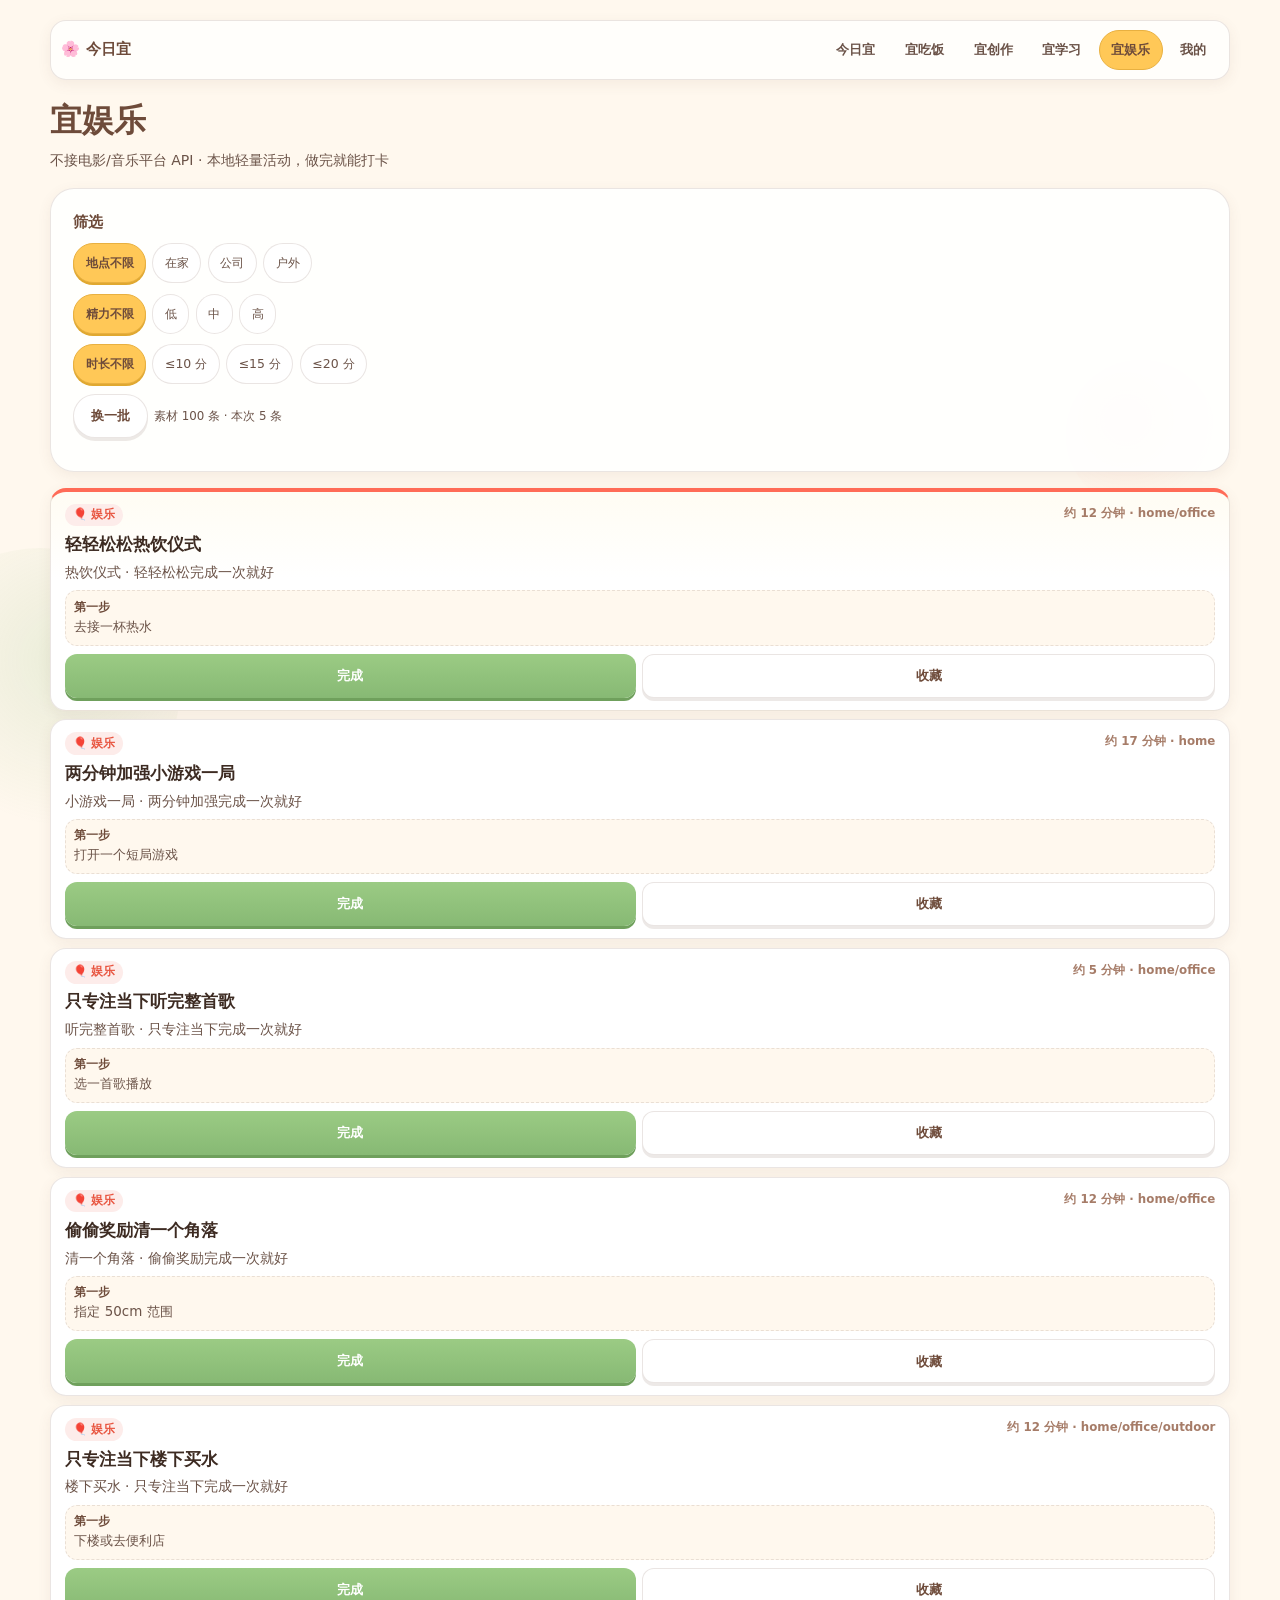
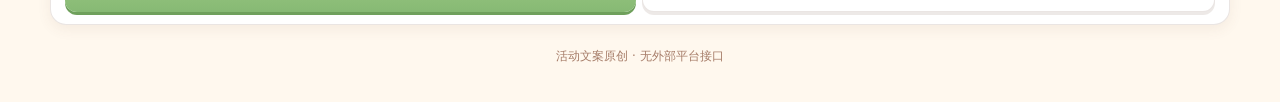
<file: relax.html>
<!DOCTYPE html>
<html lang="zh-CN">
<head>
  <meta charset="UTF-8" />
  <meta name="viewport" content="width=device-width, initial-scale=1, viewport-fit=cover" />
  <meta name="description" content="今日宜 · 轻松小活动推荐" />
  <meta name="theme-color" content="#FF6B57" />
  <title>宜娱乐 · 今日宜</title>
  <link rel="stylesheet" href="./assets/css/tokens.css" />
  <link rel="stylesheet" href="./assets/css/base.css" />
  <link rel="stylesheet" href="./assets/css/components.css" />
  <link rel="stylesheet" href="./assets/css/home.css" />
  <link rel="stylesheet" href="./assets/css/modules.css" />
  <link rel="stylesheet" href="./assets/css/responsive.css" />
</head>
<body>
  <div class="bg-deco" aria-hidden="true">
    <div class="blob blob-b"></div>
    <div class="blob blob-c"></div>
  </div>
  <div class="page">
    <div class="app-nav" id="appNav"></div>

    <header class="mod-page-head">
      <h1>宜娱乐</h1>
      <p>不接电影/音乐平台 API · 本地轻量活动，做完就能打卡</p>
    </header>

    <section class="mod-panel">
      <h2>筛选</h2>
      <div class="filter-row" aria-label="地点">
        <button type="button" class="chip" data-lei-place="any" aria-pressed="true">地点不限</button>
        <button type="button" class="chip" data-lei-place="home" aria-pressed="false">在家</button>
        <button type="button" class="chip" data-lei-place="office" aria-pressed="false">公司</button>
        <button type="button" class="chip" data-lei-place="outdoor" aria-pressed="false">户外</button>
      </div>
      <div class="filter-row" aria-label="精力">
        <button type="button" class="chip" data-lei-energy="any" aria-pressed="true">精力不限</button>
        <button type="button" class="chip" data-lei-energy="low" aria-pressed="false">低</button>
        <button type="button" class="chip" data-lei-energy="medium" aria-pressed="false">中</button>
        <button type="button" class="chip" data-lei-energy="high" aria-pressed="false">高</button>
      </div>
      <div class="filter-row" aria-label="时长">
        <button type="button" class="chip" data-lei-dur="any" aria-pressed="true">时长不限</button>
        <button type="button" class="chip" data-lei-dur="10" aria-pressed="false">≤10 分</button>
        <button type="button" class="chip" data-lei-dur="15" aria-pressed="false">≤15 分</button>
        <button type="button" class="chip" data-lei-dur="20" aria-pressed="false">≤20 分</button>
      </div>
      <div class="mod-toolbar">
        <button type="button" class="btn btn-secondary" id="btnLeisureReroll">换一批</button>
        <span class="hint" id="leisureCount" style="margin:0;align-self:center"></span>
      </div>
    </section>

    <div id="leisureSoften" class="soften-banner" hidden></div>
    <div id="leisureList"></div>

    <footer class="site-footer">
      <p>活动文案原创 · 无外部平台接口</p>
    </footer>
  </div>
  <div class="toast-host" aria-live="assertive"><div class="toast" id="toast" role="status"></div></div>

  <script src="./js/core/utils.js"></script>
  <script src="./js/core/storage.js"></script>
  <script src="./js/core/navigation.js"></script>
  <script src="./js/core/recommendation.js"></script>
  <script src="./js/core/history.js"></script>
  <script src="./js/core/daily-plan.js"></script>
  <script src="./data/draw-prompts.js"></script>
  <script src="./data/study-actions.js"></script>
  <script src="./data/leisure-activities.js"></script>
  <script src="./data/bead-patterns.js"></script>
  <script src="./data/activity-pool.js"></script>
  <script src="./js/modules/leisure.js"></script>
</body>
</html>
</file>
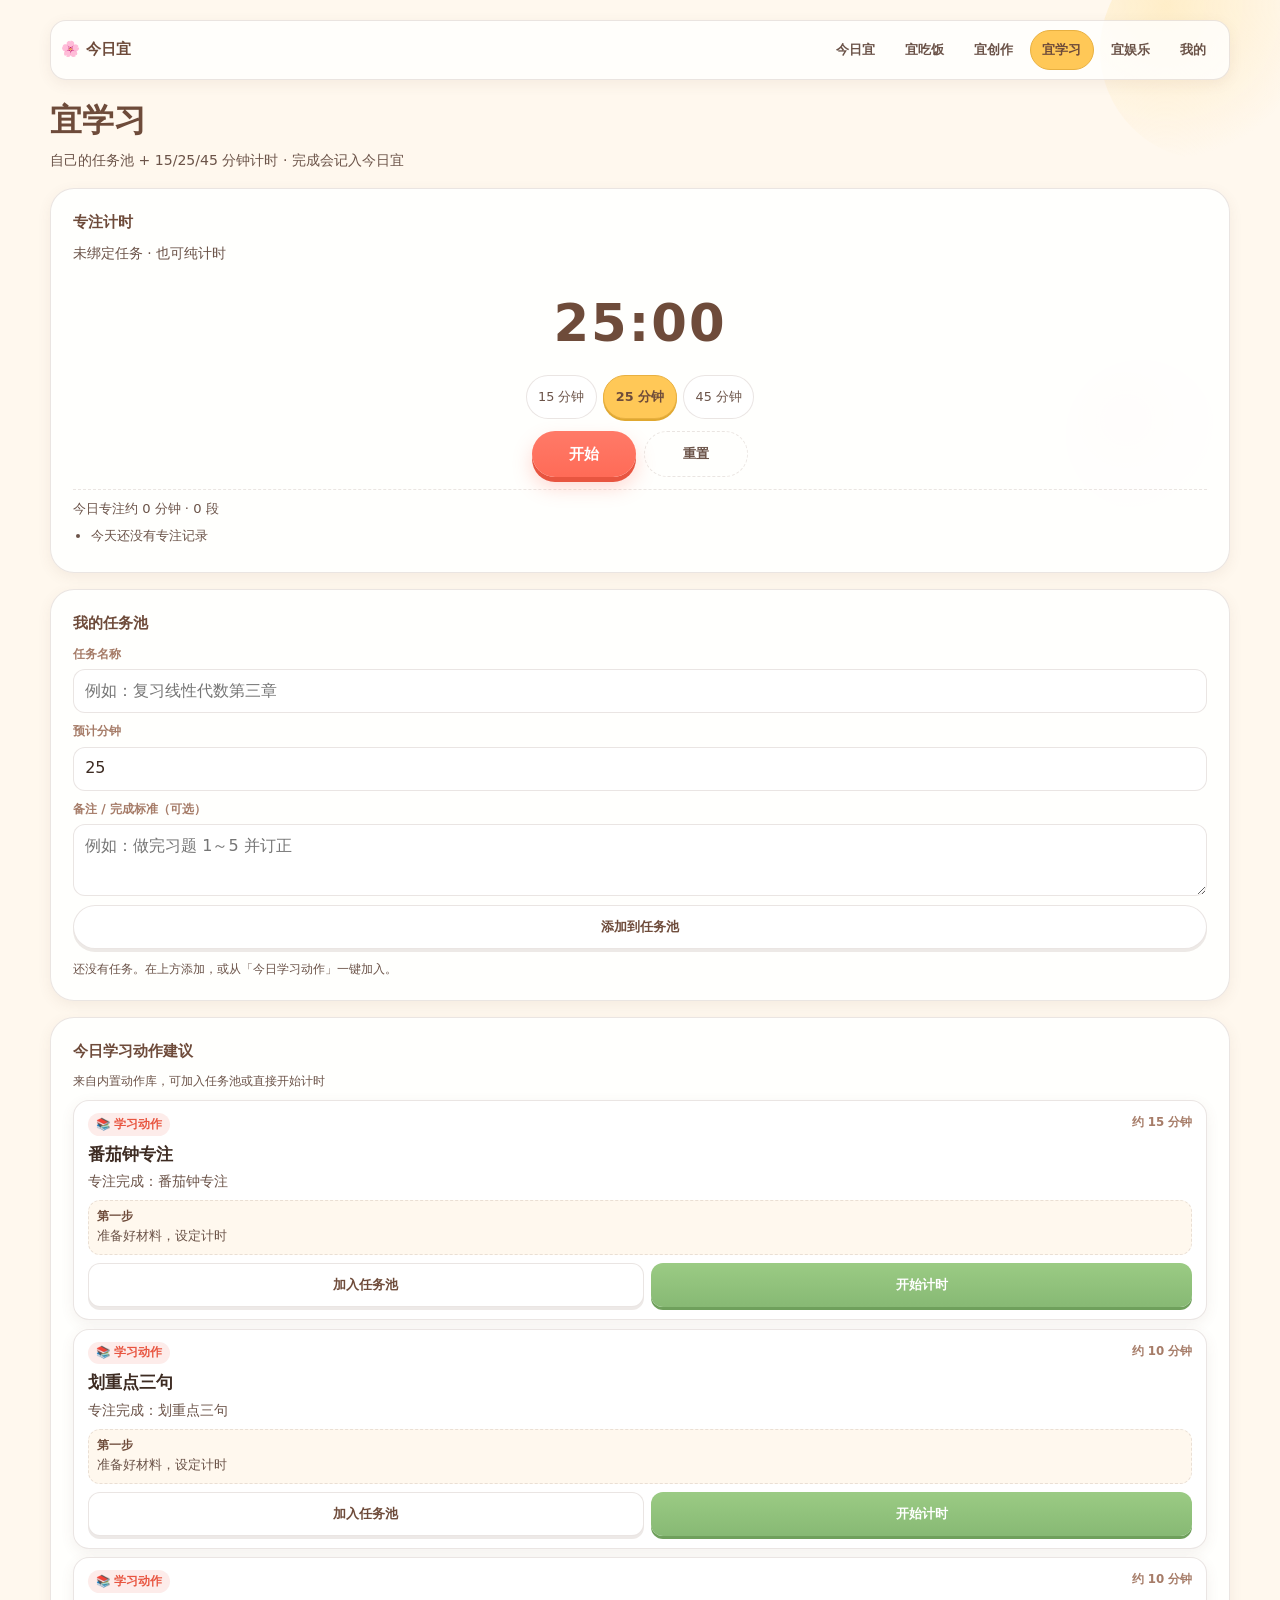
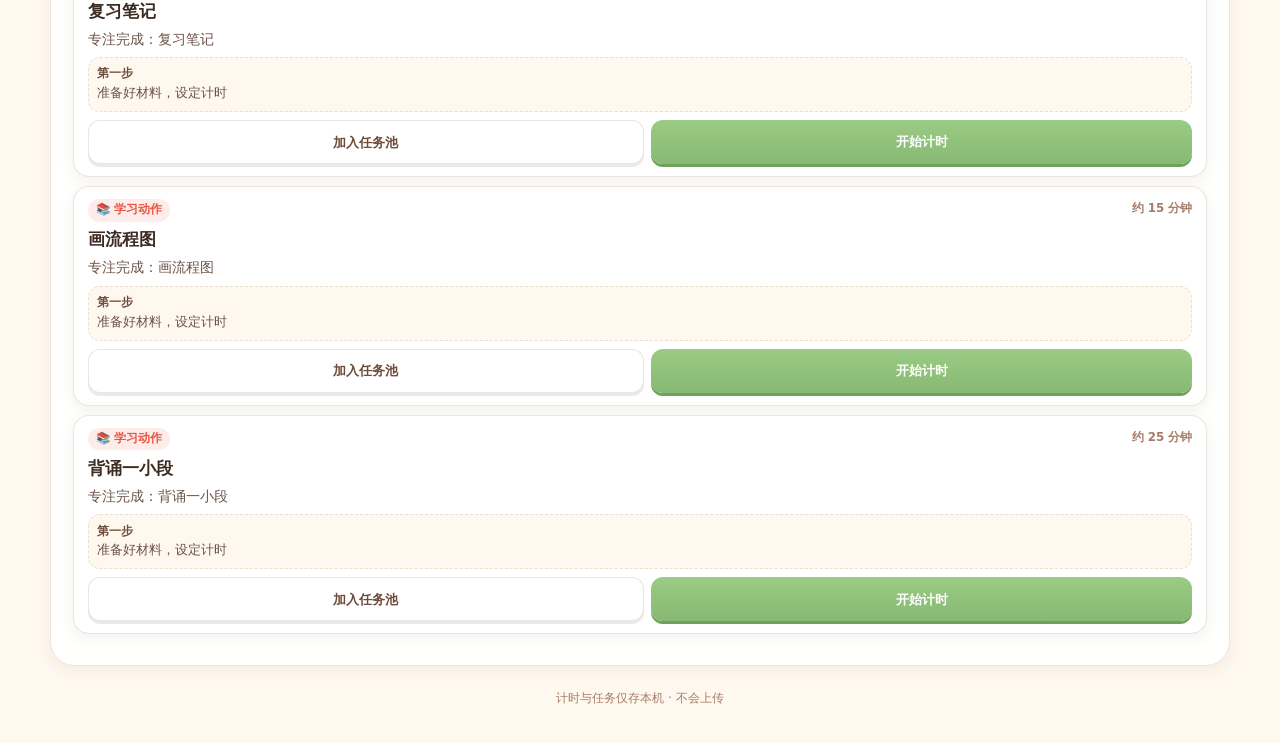
<file: study.html>
<!DOCTYPE html>
<html lang="zh-CN">
<head>
  <meta charset="UTF-8" />
  <meta name="viewport" content="width=device-width, initial-scale=1, viewport-fit=cover" />
  <meta name="description" content="今日宜 · 学习任务池与专注计时" />
  <meta name="theme-color" content="#FF6B57" />
  <title>宜学习 · 今日宜</title>
  <link rel="stylesheet" href="./assets/css/tokens.css" />
  <link rel="stylesheet" href="./assets/css/base.css" />
  <link rel="stylesheet" href="./assets/css/components.css" />
  <link rel="stylesheet" href="./assets/css/home.css" />
  <link rel="stylesheet" href="./assets/css/modules.css" />
  <link rel="stylesheet" href="./assets/css/responsive.css" />
</head>
<body>
  <div class="bg-deco" aria-hidden="true">
    <div class="blob blob-a"></div>
    <div class="blob blob-c"></div>
  </div>
  <div class="page">
    <div class="app-nav" id="appNav"></div>

    <header class="mod-page-head">
      <h1>宜学习</h1>
      <p>自己的任务池 + 15/25/45 分钟计时 · 完成会记入今日宜</p>
    </header>

    <section class="mod-panel" aria-label="专注计时器">
      <h2>专注计时</h2>
      <p class="timer-task-label" id="timerTaskLabel">未绑定任务 · 也可纯计时</p>
      <div class="timer-box">
        <div class="timer-display" id="timerDisplay" aria-live="polite">25:00</div>
        <div class="timer-presets" role="group" aria-label="时长预设">
          <button type="button" class="chip" data-timer-min="15" aria-pressed="false">15 分钟</button>
          <button type="button" class="chip" data-timer-min="25" aria-pressed="true">25 分钟</button>
          <button type="button" class="chip" data-timer-min="45" aria-pressed="false">45 分钟</button>
        </div>
        <div class="timer-controls">
          <button type="button" class="btn btn-primary" id="btnTimerStart" style="width:auto">开始</button>
          <button type="button" class="btn btn-secondary" id="btnTimerPause" style="width:auto" hidden>暂停</button>
          <button type="button" class="btn btn-ghost" id="btnTimerReset" style="width:auto">重置</button>
        </div>
      </div>
      <div class="focus-log">
        <div id="focusSummary">今日专注约 0 分钟</div>
        <ul id="focusLogList" style="margin:0.4rem 0 0;padding-left:1.1rem"></ul>
      </div>
    </section>

    <section class="mod-panel" aria-label="我的任务池">
      <h2>我的任务池</h2>
      <div class="task-form">
        <div class="form-row">
          <label for="taskTitle">任务名称</label>
          <input type="text" id="taskTitle" maxlength="80" placeholder="例如：复习线性代数第三章" autocomplete="off" />
        </div>
        <div class="form-row">
          <label for="taskMinutes">预计分钟</label>
          <input type="number" id="taskMinutes" min="1" max="180" value="25" inputmode="numeric" />
        </div>
        <div class="form-row">
          <label for="taskNote">备注 / 完成标准（可选）</label>
          <textarea id="taskNote" maxlength="200" placeholder="例如：做完习题 1～5 并订正"></textarea>
        </div>
        <button type="button" class="btn btn-secondary" id="btnAddTask">添加到任务池</button>
      </div>
      <div id="taskList"></div>
    </section>

    <section class="mod-panel" aria-label="今日学习动作">
      <h2>今日学习动作建议</h2>
      <p class="hint" style="margin-top:0">来自内置动作库，可加入任务池或直接开始计时</p>
      <div id="studyActions" style="margin-top:0.65rem"></div>
    </section>

    <footer class="site-footer">
      <p>计时与任务仅存本机 · 不会上传</p>
    </footer>
  </div>
  <div class="toast-host" aria-live="assertive"><div class="toast" id="toast" role="status"></div></div>

  <script src="./js/core/utils.js"></script>
  <script src="./js/core/storage.js"></script>
  <script src="./js/core/navigation.js"></script>
  <script src="./js/core/recommendation.js"></script>
  <script src="./js/core/history.js"></script>
  <script src="./js/core/daily-plan.js"></script>
  <script src="./data/draw-prompts.js"></script>
  <script src="./data/study-actions.js"></script>
  <script src="./data/leisure-activities.js"></script>
  <script src="./data/bead-patterns.js"></script>
  <script src="./data/activity-pool.js"></script>
  <script src="./js/modules/study.js"></script>
</body>
</html>
</file>
<file: assets/css/tokens.css>
/* 今日宜 · design tokens */
:root {
  --cream: #FFF8EE;
  --cream-deep: #F5EBD9;
  --tomato: #FF6B57;
  --tomato-deep: #E85540;
  --yolk: #FFC857;
  --yolk-soft: #FFE4A3;
  --avocado: #87B974;
  --avocado-deep: #6FA05C;
  --caramel: #6E4B3A;
  --caramel-soft: #A67C68;
  --ink: #3D2B22;
  --ink-soft: #6B5348;
  --line: rgba(110, 75, 58, 0.14);
  --shadow: 0 10px 28px rgba(110, 75, 58, 0.12);
  --shadow-soft: 0 4px 14px rgba(110, 75, 58, 0.08);
  --radius-lg: 24px;
  --radius-md: 16px;
  --radius-sm: 12px;
  --radius-pill: 999px;
  --font: "PingFang SC", "Hiragino Sans GB", "Microsoft YaHei",
          "Noto Sans SC", "Segoe UI", system-ui, -apple-system, sans-serif;
  --space-page: clamp(12px, 3vw, 32px);
  --panel-padding: clamp(14px, 2vw, 22px);
  --title-size: clamp(1.25rem, 2.5vw, 2rem);
  --card-gap: clamp(12px, 2vw, 18px);
  --safe-b: env(safe-area-inset-bottom, 0px);
  --safe-l: env(safe-area-inset-left, 0px);
  --safe-r: env(safe-area-inset-right, 0px);
  --transition: 0.22s cubic-bezier(0.34, 1.2, 0.64, 1);
  --breakfast: #FFC857;
  --lunch: #FF6B57;
  --dinner: #87B974;
  --touch: 44px;
  --sticky-h: 0px;
  --chip-gap: 8px;
}
</file>
<file: assets/css/base.css>
/* 今日宜 · base */
/* tokens loaded separately; keep fallback */
:root {
  --cream: #FFF8EE;
  --cream-deep: #F5EBD9;
  --tomato: #FF6B57;
  --tomato-deep: #E85540;
  --yolk: #FFC857;
  --yolk-soft: #FFE4A3;
  --avocado: #87B974;
  --avocado-deep: #6FA05C;
  --caramel: #6E4B3A;
  --caramel-soft: #A67C68;
  --ink: #3D2B22;
  --ink-soft: #6B5348;
  --line: rgba(110, 75, 58, 0.14);
  --shadow: 0 10px 28px rgba(110, 75, 58, 0.12);
  --shadow-soft: 0 4px 14px rgba(110, 75, 58, 0.08);
  --radius-lg: 24px;
  --radius-md: 16px;
  --radius-sm: 12px;
  --radius-pill: 999px;
  --font: "PingFang SC", "Hiragino Sans GB", "Microsoft YaHei",
          "Noto Sans SC", "Segoe UI", system-ui, -apple-system, sans-serif;
  --space-page: clamp(12px, 3vw, 32px);
  --panel-padding: clamp(14px, 2vw, 22px);
  --title-size: clamp(1.25rem, 2.5vw, 2rem);
  --card-gap: clamp(12px, 2vw, 18px);
  --safe-b: env(safe-area-inset-bottom, 0px);
  --safe-l: env(safe-area-inset-left, 0px);
  --safe-r: env(safe-area-inset-right, 0px);
  --transition: 0.22s cubic-bezier(0.34, 1.2, 0.64, 1);
  --breakfast: #FFC857;
  --lunch: #FF6B57;
  --dinner: #87B974;
  --touch: 44px;
  --sticky-h: 0px;
  --chip-gap: 8px;
}

*, *::before, *::after { box-sizing: border-box; }
html { -webkit-text-size-adjust: 100%; scroll-behavior: smooth; }
body {
  margin: 0; min-width: 320px; font-family: var(--font);
  color: var(--ink); background: var(--cream); line-height: 1.55;
  overflow-x: hidden;
  padding-left: var(--safe-l); padding-right: var(--safe-r);
}
button, input, select, textarea { font: inherit; color: inherit; }
a { color: var(--tomato-deep); }
:focus-visible { outline: 3px solid var(--yolk); outline-offset: 2px; }
.sr-only {
  position: absolute; width: 1px; height: 1px; padding: 0; margin: -1px;
  overflow: hidden; clip: rect(0,0,0,0); white-space: nowrap; border: 0;
}
[hidden] { display: none !important; }

.bg-deco { position: fixed; inset: 0; pointer-events: none; z-index: 0; overflow: hidden; }
.blob { position: absolute; border-radius: 50%; opacity: 0.5; }
.blob-a {
  width: 220px; height: 220px; top: -60px; right: -40px;
  background: radial-gradient(circle at 30% 30%, var(--yolk-soft), transparent 70%);
}
.blob-b {
  width: 280px; height: 280px; bottom: 8%; left: -100px;
  background: radial-gradient(circle at 60% 40%, rgba(135,185,116,0.35), transparent 70%);
}
.blob-c {
  width: 150px; height: 150px; top: 40%; right: 5%;
  background: radial-gradient(circle at 40% 40%, rgba(255,107,87,0.16), transparent 70%);
}

.page {
  position: relative; z-index: 1;
  width: min(1180px, calc(100% - 32px));
  margin-inline: auto;
  padding: clamp(12px, 2vw, 20px) 0 calc(1.5rem + var(--safe-b) + var(--sticky-h));
  min-width: 0;
}

/* 全局顶栏导航 */
.app-nav {
  display: flex; flex-wrap: wrap; align-items: center; justify-content: space-between;
  gap: 0.5rem 0.75rem; margin-bottom: clamp(0.65rem, 1.5vw, 1rem);
  padding: 0.45rem 0.65rem;
  background: rgba(255,255,255,0.78);
  border: 1.5px solid var(--line);
  border-radius: var(--radius-md);
  box-shadow: var(--shadow-soft);
  min-width: 0;
}
.app-nav-brand {
  display: inline-flex; align-items: center; gap: 0.4rem;
  font-weight: 800; color: var(--caramel); text-decoration: none;
  font-size: 0.95rem; min-height: var(--touch);
}
.app-nav-links {
  display: flex; flex-wrap: wrap; gap: 0.35rem; min-width: 0;
}
.app-nav-links a {
  display: inline-flex; align-items: center; justify-content: center;
  min-height: 40px; padding: 0.35rem 0.7rem;
  border-radius: var(--radius-pill);
  text-decoration: none; color: var(--ink-soft);
  font-size: 0.8rem; font-weight: 600;
  border: 1.5px solid transparent;
}
.app-nav-links a:hover { color: var(--caramel); background: var(--cream); }
.app-nav-links a[aria-current="page"] {
  background: var(--yolk); color: var(--caramel);
  border-color: #E8B040; font-weight: 800;
}

.site-footer {
  margin-top: 1.4rem; text-align: center; font-size: 0.74rem;
  color: var(--caramel-soft); line-height: 1.6; padding: 0 0.5rem;
}
.site-footer a { color: var(--caramel); }

.home-shell {
  background: rgba(255,255,255,0.85);
  border: 1.5px solid var(--line);
  border-radius: var(--radius-lg);
  box-shadow: var(--shadow);
  padding: var(--panel-padding);
  min-width: 0;
}
.home-shell h1 { margin: 0 0 0.35rem; color: var(--caramel); font-size: var(--title-size); }
.home-shell p { margin: 0 0 0.85rem; color: var(--ink-soft); font-size: 0.9rem; }
.home-actions { display: flex; flex-wrap: wrap; gap: 0.5rem; }
.home-actions a.btn { text-decoration: none; }
</file>
<file: assets/css/components.css>
/* 今日宜 · components (饭饭搭子 + 共享) */
/* 饭饭搭子 · styles V2 */


*, *::before, *::after { box-sizing: border-box; }
html { -webkit-text-size-adjust: 100%; scroll-behavior: smooth; }
body {
  margin: 0; min-width: 320px; font-family: var(--font);
  color: var(--ink); background: var(--cream); line-height: 1.55;
  overflow-x: hidden;
  padding-left: var(--safe-l); padding-right: var(--safe-r);
}
button, input, select, textarea { font: inherit; color: inherit; }
a { color: var(--tomato-deep); }
:focus-visible { outline: 3px solid var(--yolk); outline-offset: 2px; }
.sr-only {
  position: absolute; width: 1px; height: 1px; padding: 0; margin: -1px;
  overflow: hidden; clip: rect(0,0,0,0); white-space: nowrap; border: 0;
}
[hidden] { display: none !important; }

.bg-deco { position: fixed; inset: 0; pointer-events: none; z-index: 0; overflow: hidden; }
.blob { position: absolute; border-radius: 50%; opacity: 0.5; }
.blob-a {
  width: 220px; height: 220px; top: -60px; right: -40px;
  background: radial-gradient(circle at 30% 30%, var(--yolk-soft), transparent 70%);
}
.blob-b {
  width: 280px; height: 280px; bottom: 8%; left: -100px;
  background: radial-gradient(circle at 60% 40%, rgba(135,185,116,0.35), transparent 70%);
}
.blob-c {
  width: 150px; height: 150px; top: 40%; right: 5%;
  background: radial-gradient(circle at 40% 40%, rgba(255,107,87,0.16), transparent 70%);
}

.page {
  position: relative; z-index: 1;
  width: min(1180px, calc(100% - 32px));
  margin-inline: auto;
  padding: clamp(12px, 2vw, 20px) 0 calc(1.5rem + var(--safe-b) + var(--sticky-h));
  min-width: 0;
}


.site-header {
  display: flex; flex-wrap: wrap; align-items: center;
  justify-content: space-between; gap: 0.6rem 1rem;
  margin-bottom: clamp(0.75rem, 2vw, 1.1rem);
  min-width: 0;
}
.brand { display: flex; align-items: center; gap: 0.65rem; min-width: 0; flex: 1 1 auto; }
.brand-mark {
  width: clamp(42px, 8vw, 52px); height: clamp(42px, 8vw, 52px); border-radius: 16px;
  background: linear-gradient(145deg, var(--tomato), #FF8F7A);
  box-shadow: var(--shadow-soft);
  display: grid; place-items: center; font-size: clamp(1.3rem, 3vw, 1.6rem);
  transform: rotate(-6deg);
  border: 2px solid rgba(255,255,255,0.5);
  flex-shrink: 0;
}
.brand-text { min-width: 0; }
.brand-text h1 { margin: 0; font-size: var(--title-size); color: var(--caramel); line-height: 1.2; }
.brand-text p { margin: 0.15rem 0 0; font-size: clamp(0.75rem, 1.6vw, 0.85rem); color: var(--ink-soft); }
.header-right { display: flex; align-items: center; gap: 0.5rem; flex-shrink: 0; min-width: 0; }
.header-meta {
  text-align: right; background: rgba(255,255,255,0.7);
  border: 1.5px solid var(--line); border-radius: var(--radius-md);
  padding: 0.4rem 0.7rem; box-shadow: var(--shadow-soft); min-width: 0; max-width: 100%;
}
.header-meta .date { font-size: 0.86rem; font-weight: 600; color: var(--caramel); white-space: nowrap; }
.header-meta .greet { margin-top: 0.1rem; font-size: 0.76rem; color: var(--ink-soft); max-width: 14rem; }
.btn-icon {
  width: var(--touch); height: var(--touch); min-height: var(--touch);
  border-radius: 14px; padding: 0; display: inline-grid; place-items: center;
  font-size: 1.15rem; flex-shrink: 0;
}

.layout {
  display: flex; flex-direction: column;
  gap: clamp(12px, 2vw, 18px); min-width: 0;
}

.panel {
  background: rgba(255,255,255,0.85);
  border: 1.5px solid var(--line);
  border-radius: var(--radius-lg);
  box-shadow: var(--shadow);
  padding: var(--panel-padding);
  position: relative;
  min-width: 0; max-width: 100%;
}
.panel-title {
  margin: 0 0 0.65rem; font-size: 0.95rem; color: var(--caramel);
  display: flex; align-items: center; gap: 0.4rem;
}
.panel-title .dot {
  width: 8px; height: 8px; border-radius: 50%; background: var(--tomato);
  box-shadow: 0 0 0 3px rgba(255,107,87,0.2);
}
.section-label {
  display: block; font-size: 0.78rem; font-weight: 700;
  color: var(--caramel-soft); margin: 0 0 0.45rem; letter-spacing: 0.02em;
}

/* ----- 快捷方案 ----- */
.preset-scroll {
  display: flex; gap: 10px; overflow-x: auto; overflow-y: hidden;
  scroll-snap-type: x mandatory; -webkit-overflow-scrolling: touch;
  padding: 2px 2px 10px; margin: 0 -2px 0.65rem;
  scrollbar-width: thin;
}
.preset-scroll::-webkit-scrollbar { height: 4px; }
.preset-scroll::-webkit-scrollbar-thumb { background: var(--line); border-radius: 4px; }
.preset-card {
  appearance: none; border: 1.5px solid var(--line); background: #fff;
  border-radius: var(--radius-md); padding: 0.7rem 0.85rem;
  min-width: min(148px, 72vw); max-width: 180px; flex: 0 0 auto;
  scroll-snap-align: start; cursor: pointer; text-align: left;
  min-height: var(--touch); color: var(--ink-soft);
  box-shadow: var(--shadow-soft);
  transition: border-color var(--transition), transform var(--transition), box-shadow var(--transition), background var(--transition);
}
.preset-card:hover { border-color: var(--caramel-soft); transform: translateY(-1px); }
.preset-card:active { transform: translateY(1px) scale(0.98); }
.preset-card[aria-pressed="true"] {
  background: linear-gradient(160deg, #FFF6E8, #FFF); border-color: var(--tomato);
  color: var(--caramel); box-shadow: 0 0 0 2px rgba(255,107,87,0.18);
}
.preset-card .pc-emoji { font-size: 1.25rem; line-height: 1; margin-bottom: 0.25rem; }
.preset-card .pc-title { font-size: 0.88rem; font-weight: 800; color: var(--caramel); }
.preset-card .pc-desc { margin-top: 0.2rem; font-size: 0.72rem; color: var(--ink-soft); line-height: 1.35; }

.preset-summary {
  display: flex; flex-wrap: wrap; align-items: center; justify-content: space-between;
  gap: 0.5rem 0.75rem; margin-bottom: 0.75rem;
  padding: 0.55rem 0.75rem; border-radius: var(--radius-md);
  background: linear-gradient(135deg, #FFF6E8, #F3F9EE);
  border: 1.5px solid rgba(135,185,116,0.35); min-width: 0;
}
.preset-summary-text {
  font-size: 0.84rem; font-weight: 700; color: var(--caramel);
  min-width: 0; flex: 1 1 12rem; overflow-wrap: anywhere;
}

/* ----- 三餐细调 ----- */
.meal-editors {
  display: grid;
  grid-template-columns: repeat(3, minmax(0, 1fr));
  gap: var(--card-gap);
  min-width: 0; margin-bottom: 0.75rem;
}
.meal-editor {
  background: #fff; border: 1.5px solid var(--line);
  border-radius: var(--radius-md); min-width: 0; overflow: hidden;
}
.meal-editor[data-meal="breakfast"] { border-top: 4px solid var(--breakfast); }
.meal-editor[data-meal="lunch"] { border-top: 4px solid var(--lunch); }
.meal-editor[data-meal="dinner"] { border-top: 4px solid var(--dinner); }
.meal-editor-head {
  display: flex; align-items: center; justify-content: space-between;
  gap: 0.4rem; width: 100%; min-height: var(--touch);
  padding: 0.55rem 0.75rem; background: transparent; border: none;
  cursor: pointer; text-align: left; color: var(--caramel); font-weight: 800;
}
.meal-editor-head .chev { color: var(--caramel-soft); transition: transform 0.2s; }
.meal-editor.is-open .meal-editor-head .chev { transform: rotate(180deg); }
.meal-editor-body { padding: 0 0.75rem 0.8rem; display: none; }
.meal-editor.is-open .meal-editor-body { display: block; }


.filter-label {
  display: block; font-size: 0.72rem; font-weight: 700;
  color: var(--caramel-soft); margin: 0.55rem 0 0.35rem; letter-spacing: 0.02em;
}
.chip-row {
  display: flex; flex-wrap: wrap; gap: var(--chip-gap); min-width: 0; max-width: 100%;
}
.chip {
  appearance: none; border: 1.5px solid var(--line); background: #fff;
  border-radius: var(--radius-pill); padding: 0.42rem 0.72rem;
  min-height: var(--touch); min-width: 0; max-width: 100%;
  font-size: 0.8rem; cursor: pointer; color: var(--ink-soft);
  white-space: nowrap;
  transition: transform var(--transition), background var(--transition),
              border-color var(--transition), color var(--transition), box-shadow var(--transition);
}
.chip:hover { border-color: var(--caramel-soft); color: var(--caramel); transform: translateY(-1px); }
.chip:active { transform: translateY(1px) scale(0.97); }
.chip[aria-checked="true"], .chip[aria-pressed="true"] {
  background: var(--yolk); border-color: #E8B040; color: var(--caramel);
  font-weight: 700; box-shadow: 0 2px 0 #E0A830;
}
.chip.tag-chip[aria-pressed="true"] {
  background: #FDECEA; border-color: var(--tomato); color: var(--tomato-deep); box-shadow: none;
}
.chip.sm { min-height: 40px; padding: 0.35rem 0.62rem; font-size: 0.76rem; }

.cond-block {
  background: var(--cream); border: 1.5px dashed var(--line);
  border-radius: var(--radius-sm); padding: 0.5rem 0.55rem; margin-top: 0.45rem;
}

/* ----- 折叠面板 ----- */
details.fold {
  border: 1.5px solid var(--line); border-radius: var(--radius-md);
  background: #fff; margin-bottom: 0.55rem; overflow: hidden; min-width: 0;
}
details.fold > summary {
  cursor: pointer; list-style: none; padding: 0.7rem 0.85rem;
  min-height: var(--touch); font-size: 0.84rem; font-weight: 700; color: var(--caramel);
  display: flex; align-items: center; justify-content: space-between; gap: 0.5rem;
}
details.fold > summary::-webkit-details-marker { display: none; }
details.fold > summary::after { content: "▾"; color: var(--caramel-soft); transition: transform 0.2s; }
details.fold[open] > summary::after { transform: rotate(180deg); }
details.fold .fold-body { padding: 0 0.85rem 0.85rem; min-width: 0; }

.global-grid {
  display: grid;
  grid-template-columns: repeat(2, minmax(0, 1fr));
  gap: 12px 16px; min-width: 0;
}


.cuisine-quick { display: flex; flex-wrap: wrap; gap: var(--chip-gap); }
.cuisine-selected {
  display: flex; flex-wrap: wrap; gap: 6px; margin-top: 0.4rem; min-height: 0;
}
.cuisine-selected:empty { display: none; }
.cuisine-tag {
  display: inline-flex; align-items: center; gap: 0.25rem;
  background: #FFF4EC; border: 1px solid rgba(255,107,87,0.35);
  color: var(--tomato-deep); border-radius: var(--radius-pill);
  padding: 0.2rem 0.55rem; font-size: 0.74rem; font-weight: 700;
}
.cuisine-tag button {
  appearance: none; border: none; background: transparent; cursor: pointer;
  color: var(--tomato-deep); font-size: 0.9rem; line-height: 1; padding: 0 0.1rem;
  min-width: 28px; min-height: 28px;
}
.strict-row {
  display: flex; flex-wrap: wrap; align-items: center; gap: 0.5rem;
  margin-top: 0.55rem; font-size: 0.8rem; color: var(--ink-soft);
}
.strict-row input { width: 18px; height: 18px; accent-color: var(--tomato); }

.filter-actions {
  display: flex; flex-wrap: wrap; align-items: center; justify-content: space-between;
  gap: 0.75rem 1rem; margin-top: 0.85rem; min-width: 0;
}
.filter-actions .hint { margin: 0; flex: 1 1 12rem; min-width: 0; font-size: 0.78rem; color: var(--ink-soft); }
.filter-actions .btn-primary { width: auto; min-width: min(280px, 100%); flex: 0 1 280px; }
.filter-summary {
  display: none; align-items: center; justify-content: space-between; gap: 0.75rem; min-width: 0;
}
.filter-summary-text {
  font-size: 0.88rem; color: var(--caramel); font-weight: 600; min-width: 0; flex: 1;
  overflow-wrap: anywhere;
}
.panel-controls.is-collapsed .filter-full { display: none; }
.panel-controls.is-collapsed .filter-summary { display: flex; }
.panel-controls.is-collapsed .filter-actions { display: none; }

.soften-banner {
  background: linear-gradient(135deg, #FFF6E8, #F3F9EE);
  border: 1.5px solid rgba(135,185,116,0.4);
  border-radius: var(--radius-md); padding: 0.65rem 0.85rem;
  font-size: 0.82rem; color: var(--ink-soft); margin-bottom: 0.85rem; min-width: 0;
}
.soften-banner strong { color: var(--avocado-deep); }

.sticky-cta {
  display: none; position: sticky; bottom: calc(12px + var(--safe-b));
  z-index: 30; margin-top: 0.5rem;
}
.sticky-cta .btn-primary {
  width: 100%;
  box-shadow: 0 5px 0 var(--tomato-deep), 0 12px 28px rgba(255,107,87,0.35);
}

.btn {
  appearance: none; border: none; cursor: pointer;
  border-radius: var(--radius-pill); padding: 0.65rem 1.05rem;
  min-height: var(--touch);
  font-weight: 700; display: inline-flex; align-items: center; justify-content: center;
  gap: 0.35rem; text-decoration: none; line-height: 1.2; max-width: 100%;
  transition: transform var(--transition), box-shadow var(--transition), background var(--transition), opacity var(--transition);
}
.btn:hover { transform: translateY(-2px); }
.btn:active { transform: translateY(3px) scale(0.98); box-shadow: none !important; }
.btn:disabled { opacity: 0.55; cursor: not-allowed; transform: none !important; }
.btn-primary {
  width: 100%; background: linear-gradient(180deg, #FF7A68, var(--tomato));
  color: #fff; font-size: 0.96rem; padding: 0.85rem 1rem;
  box-shadow: 0 5px 0 var(--tomato-deep), 0 10px 20px rgba(255,107,87,0.28);
}
.btn-primary:hover { box-shadow: 0 7px 0 var(--tomato-deep), 0 12px 22px rgba(255,107,87,0.32); }
.btn-primary:active { box-shadow: 0 2px 0 var(--tomato-deep) !important; transform: translateY(4px) scale(0.99); }
.btn-secondary {
  background: #fff; color: var(--caramel); border: 1.5px solid var(--line);
  box-shadow: 0 3px 0 rgba(110,75,58,0.12); font-size: 0.82rem; font-weight: 600;
}
.btn-secondary:hover { border-color: var(--caramel-soft); box-shadow: 0 4px 0 rgba(110,75,58,0.14); }
.btn-secondary:active { box-shadow: 0 1px 0 rgba(110,75,58,0.12) !important; }
.btn-ghost {
  background: transparent; color: var(--ink-soft); border: 1.5px dashed var(--line);
  font-size: 0.8rem; font-weight: 600;
}
.btn-ghost:hover { background: rgba(255,255,255,0.7); border-style: solid; color: var(--caramel); }
.btn-sm { padding: 0.45rem 0.7rem; font-size: 0.8rem; border-radius: var(--radius-sm); min-height: var(--touch); }
.btn-link {
  background: var(--cream-deep); color: var(--caramel); border: 1.5px solid var(--line);
  box-shadow: none; font-size: 0.76rem; font-weight: 600;
}
.btn-link:hover { background: var(--yolk-soft); border-color: #E8B040; }
.btn-eaten {
  background: linear-gradient(180deg, #9BCB84, var(--avocado));
  color: #fff; border: none; box-shadow: 0 3px 0 var(--avocado-deep);
  font-size: 0.82rem; font-weight: 700;
}
.btn-danger {
  background: #fff; color: var(--tomato-deep); border: 1.5px solid rgba(255,107,87,0.4);
  font-size: 0.78rem; font-weight: 600;
}
.btn-checked {
  background: linear-gradient(180deg, #9BCB84, var(--avocado));
  color: #fff; border: none; box-shadow: 0 2px 0 var(--avocado-deep);
  font-size: 0.8rem; font-weight: 700;
}
.btn-quiet {
  background: transparent; color: var(--caramel-soft);
  border: 1.5px dashed var(--line); font-size: 0.78rem; font-weight: 600;
}

.hint { margin: 0.65rem 0 0; font-size: 0.74rem; color: var(--ink-soft); line-height: 1.45; }
.side-tools { display: flex; flex-wrap: wrap; gap: 0.4rem; margin-top: 0.75rem; }

.results-head {
  display: flex; flex-wrap: wrap; align-items: flex-start;
  justify-content: space-between; gap: 0.5rem; margin-bottom: 0.85rem;
}
.results-head h2 { margin: 0; font-size: 1.05rem; color: var(--caramel); }
.results-sub { margin: 0.15rem 0 0; font-size: 0.8rem; color: var(--ink-soft); }

.meal-list {
  display: grid;
  grid-template-columns: repeat(3, minmax(0, 1fr));
  gap: var(--card-gap);
  min-width: 0;
}
.meal-card {
  background: #fff; border: 1.5px solid var(--line);
  border-radius: var(--radius-lg); padding: clamp(0.75rem, 1.5vw, 0.95rem);
  box-shadow: var(--shadow-soft); position: relative; overflow: hidden;
  min-width: 0; max-width: 100%;
  opacity: 0; transform: translateY(14px) scale(0.98);
  display: flex; flex-direction: column;
}
.meal-card.is-shown {
  opacity: 1; transform: none;
  transition: opacity 0.4s ease, transform 0.45s cubic-bezier(0.34, 1.2, 0.64, 1);
}
.meal-card::after {
  content: ""; position: absolute; top: 0; left: 0; right: 0; height: 5px;
}
.meal-card[data-meal="breakfast"]::after { background: linear-gradient(90deg, #FFD56A, var(--breakfast)); }
.meal-card[data-meal="lunch"]::after { background: linear-gradient(90deg, #FF8F7A, var(--lunch)); }
.meal-card[data-meal="dinner"]::after { background: linear-gradient(90deg, #A8D08E, var(--dinner)); }
.meal-card[data-meal="breakfast"] { background: linear-gradient(180deg, #FFFCF3 0%, #fff 40%); }
.meal-card[data-meal="lunch"] { background: linear-gradient(180deg, #FFF7F5 0%, #fff 40%); }
.meal-card[data-meal="dinner"] { background: linear-gradient(180deg, #F7FBF4 0%, #fff 40%); }
.meal-card.is-placeholder {
  opacity: 1; transform: none; min-height: 120px;
  display: flex; flex-direction: row; align-items: center; gap: 0.85rem;
  border-style: dashed;
}
.meal-card.is-placeholder .ph-emoji {
  width: 56px; height: 56px; border-radius: 18px; display: grid; place-items: center;
  font-size: 1.6rem; background: var(--cream); border: 1.5px solid var(--line); flex-shrink: 0;
}
.meal-card.is-placeholder .ph-text strong { display: block; color: var(--caramel); font-size: 0.95rem; }
.meal-card.is-placeholder .ph-text span { font-size: 0.8rem; color: var(--ink-soft); }
.meal-card.is-swapping { animation: cardSwap 0.4s ease; }

.buddy {
  display: flex; align-items: center; gap: 0.75rem;
  margin: 0.2rem 0 0.9rem; padding: 0.75rem 0.85rem;
  background: linear-gradient(135deg, #FFF4E8, #F0F8EA);
  border: 1.5px solid var(--line); border-radius: var(--radius-md);
}
.buddy-face {
  width: 56px; height: 56px; border-radius: 50%;
  background: radial-gradient(circle at 35% 30%, #fff, var(--yolk-soft));
  border: 2px solid rgba(255,200,87,0.6);
  display: grid; place-items: center; font-size: 1.7rem; flex-shrink: 0;
  box-shadow: var(--shadow-soft);
}
.buddy-text { font-size: 0.84rem; color: var(--ink-soft); }
.buddy-text strong { color: var(--caramel); }

.meal-top { display: flex; gap: 0.8rem; align-items: flex-start; }
.food-visual {
  flex: 0 0 auto; width: 62px; height: 62px; border-radius: 20px;
  background: var(--cream); border: 1.5px solid var(--line);
  display: grid; place-items: center; font-size: 1.9rem; position: relative; overflow: hidden;
}
.food-visual .plate {
  position: absolute; inset: 10px; border-radius: 50%;
  border: 2px solid rgba(110,75,58,0.08);
  background: radial-gradient(circle at 35% 30%, #fff, var(--cream-deep));
}
.food-visual .emoji { position: relative; z-index: 1; }
.meal-info { flex: 1; min-width: 0; }
.meal-badge {
  display: inline-flex; align-items: center; gap: 0.25rem; flex-wrap: wrap;
  font-size: 0.7rem; font-weight: 700; color: var(--caramel-soft);
  background: rgba(255,255,255,0.8); border-radius: var(--radius-pill);
  padding: 0.12rem 0.5rem; border: 1px solid var(--line); margin-bottom: 0.28rem;
}
.channel-pill, .cuisine-pill {
  display: inline-block; margin-left: 0.2rem; font-size: 0.68rem;
  padding: 0.08rem 0.4rem; border-radius: var(--radius-pill);
  background: var(--cream-deep); color: var(--caramel); font-weight: 600;
}
.cuisine-pill { background: #FFF0E8; color: var(--tomato-deep); }
.meal-name { margin: 0; font-size: 1.1rem; color: var(--ink); line-height: 1.3; word-break: break-word; }
.meal-reason { margin: 0.3rem 0 0; font-size: 0.82rem; color: var(--ink-soft); }

.meta-grid {
  display: grid; grid-template-columns: repeat(2, minmax(0, 1fr));
  gap: 0.38rem; margin: 0.8rem 0 0.65rem;
}

.meta-item {
  background: rgba(255,248,238,0.85); border-radius: var(--radius-sm);
  padding: 0.38rem 0.48rem; border: 1px solid var(--line); min-width: 0;
}
.meta-item .k { display: block; font-size: 0.66rem; color: var(--caramel-soft); }
.meta-item .v {
  display: block; font-size: 0.8rem; font-weight: 600; color: var(--caramel);
  margin-top: 0.05rem; word-break: break-word;
}
.tip-box {
  background: linear-gradient(135deg, #FFF9EF, #F3F9EE);
  border: 1.5px dashed rgba(135,185,116,0.45);
  border-radius: var(--radius-md); padding: 0.5rem 0.65rem;
  font-size: 0.78rem; color: var(--ink-soft); margin-bottom: 0.65rem;
}
.tip-box strong { color: var(--avocado-deep); }
.search-row {
  font-size: 0.76rem; color: var(--ink-soft); margin-bottom: 0.65rem;
  display: flex; flex-wrap: wrap; gap: 0.25rem 0.45rem; align-items: center;
}
.search-row code {
  background: var(--cream-deep); border-radius: 6px; padding: 0.1rem 0.38rem;
  font-family: ui-monospace, Consolas, monospace; font-size: 0.74rem; color: var(--caramel);
}
.card-actions {
  display: grid; grid-template-columns: repeat(2, minmax(0, 1fr));
  gap: 0.45rem; margin-top: auto; padding-top: 0.35rem;
}
.card-actions .btn, .card-actions a.btn { width: 100%; min-width: 0; }
.card-actions .btn-full, .card-actions .btn-swap { grid-column: 1 / -1; }

.bottom-actions {
  display: flex; flex-wrap: wrap; gap: 0.45rem;
  margin-top: 0.95rem; padding-top: 0.85rem; border-top: 1.5px dashed var(--line);
}
.bottom-actions .btn { flex: 1 1 auto; min-width: 7.2rem; }

.no-match {
  background: #FFF4F1; border: 1.5px solid rgba(255,107,87,0.35);
  border-radius: var(--radius-md); padding: clamp(1rem, 3vw, 1.4rem);
  text-align: center; width: 100%; min-width: 0; grid-column: 1 / -1;
}
.no-match h3 { margin: 0 0 0.35rem; color: var(--tomato-deep); font-size: 0.96rem; }
.no-match p { margin: 0 0 0.75rem; font-size: 0.84rem; color: var(--ink-soft); }

/* 抽屉 / 弹层 */
.drawer-mask, .modal-mask {
  position: fixed; inset: 0; background: rgba(61,43,34,0.35);
  z-index: 40; opacity: 0; pointer-events: none; transition: opacity 0.25s ease;
}
.drawer-mask.is-open, .modal-mask.is-open { opacity: 1; pointer-events: auto; }
.modal-mask { z-index: 70; background: rgba(61,43,34,0.4); }

.history-drawer, .modal-sheet, .cuisine-drawer {
  position: fixed; z-index: 45; background: var(--cream);
  box-shadow: var(--shadow); display: flex; flex-direction: column;
  transition: transform 0.3s cubic-bezier(0.34, 1.1, 0.64, 1);
  min-width: 0; max-width: 100%;
}
.cuisine-drawer { z-index: 80; }
.modal-sheet {
  z-index: 75;
  transform: translateY(110%);
  transition: transform 0.3s cubic-bezier(0.34, 1.1, 0.64, 1);
}


.drawer-head, .modal-head {
  display: flex; align-items: center; justify-content: space-between;
  gap: 0.5rem; padding: 0.9rem 1rem 0.55rem; border-bottom: 1.5px solid var(--line);
}
.drawer-head h2, .modal-head h3 { margin: 0; font-size: 1rem; color: var(--caramel); }
.drawer-tabs { display: flex; gap: 0.35rem; padding: 0.65rem 1rem 0; }
.drawer-tabs .chip { font-size: 0.76rem; }
.drawer-body, .modal-body {
  flex: 1; overflow: auto; padding: 0.7rem 1rem 1rem;
  -webkit-overflow-scrolling: touch; min-height: 0;
}
.hist-item {
  background: #fff; border: 1.5px solid var(--line); border-radius: var(--radius-md);
  padding: 0.65rem 0.7rem; margin-bottom: 0.5rem;
}
.hist-item .hist-top {
  display: flex; justify-content: space-between; gap: 0.4rem; align-items: flex-start;
  margin-bottom: 0.3rem;
}
.hist-item .hist-time { font-size: 0.78rem; font-weight: 700; color: var(--caramel); }
.hist-item .hist-action {
  font-size: 0.7rem; font-weight: 600; color: var(--tomato-deep);
  background: #FDECEA; border-radius: var(--radius-pill); padding: 0.1rem 0.45rem;
  white-space: nowrap;
}
.hist-item .hist-names { font-size: 0.8rem; color: var(--ink-soft); line-height: 1.4; }
.hist-item .hist-actions { display: flex; flex-wrap: wrap; gap: 0.35rem; margin-top: 0.5rem; }
.drawer-foot, .modal-foot {
  display: flex; flex-wrap: wrap; gap: 0.45rem;
  padding: 0.65rem 1rem calc(0.85rem + var(--safe-b));
  border-top: 1.5px solid var(--line); background: rgba(255,248,238,0.95);
}
.modal-foot .btn { flex: 1 1 auto; min-width: 5.5rem; }

.cuisine-search {
  width: 100%; min-height: var(--touch); font-size: 16px;
  padding: 0.55rem 0.7rem; border: 1.5px solid var(--line);
  border-radius: var(--radius-sm); background: #fff; margin-bottom: 0.65rem;
}
.cuisine-group-title {
  font-size: 0.76rem; font-weight: 800; color: var(--caramel-soft);
  margin: 0.7rem 0 0.4rem;
}
.cuisine-grid { display: flex; flex-wrap: wrap; gap: var(--chip-gap); }

.toast-host {
  position: fixed; left: 50%; bottom: calc(1.2rem + var(--safe-b) + var(--sticky-h));
  transform: translateX(-50%); z-index: 90; width: min(92vw, 360px); pointer-events: none;
}
.toast {
  background: var(--caramel); color: #fff; padding: 0.7rem 1rem;
  border-radius: var(--radius-md); box-shadow: var(--shadow);
  font-size: 0.86rem; text-align: center; opacity: 0;
  transform: translateY(12px); transition: opacity 0.25s ease, transform 0.25s ease;
}
.toast.is-on { opacity: 1; transform: translateY(0); }

.site-footer {
  margin-top: 1.4rem; text-align: center; font-size: 0.74rem;
  color: var(--caramel-soft); line-height: 1.6; padding: 0 0.5rem;
}
.site-footer a { color: var(--caramel); }

/* 能量 */
.energy-card {
  background: rgba(255,255,255,0.88);
  border: 1.5px solid var(--line);
  border-radius: var(--radius-lg);
  box-shadow: var(--shadow-soft);
  padding: clamp(12px, 1.8vw, 16px) clamp(14px, 2vw, 20px);
  min-width: 0;
}
.energy-card-inner {
  display: grid;
  grid-template-columns: auto 1fr auto;
  gap: 12px 18px;
  align-items: center;
  min-width: 0;
}
.energy-ring-wrap { width: 72px; height: 72px; position: relative; flex-shrink: 0; }
.energy-ring-wrap svg { width: 100%; height: 100%; transform: rotate(-90deg); }
.energy-ring-wrap .er-bg { fill: none; stroke: var(--cream-deep); stroke-width: 8; }
.energy-ring-wrap .er-fg {
  fill: none; stroke: var(--avocado); stroke-width: 8;
  stroke-linecap: round; transition: stroke-dashoffset 0.4s ease;
}
.energy-ring-wrap.over .er-fg { stroke: #E8B040; }
.energy-ring-center {
  position: absolute; inset: 0; display: grid; place-items: center;
  font-size: 0.68rem; font-weight: 700; color: var(--caramel); text-align: center;
  line-height: 1.15; padding: 4px;
}
.energy-main { min-width: 0; }
.energy-title { margin: 0 0 0.2rem; font-size: 0.9rem; font-weight: 700; color: var(--caramel); }
.energy-nums {
  font-size: clamp(1.05rem, 2.2vw, 1.25rem); font-weight: 800; color: var(--ink);
  letter-spacing: -0.02em;
}
.energy-nums span { color: var(--caramel-soft); font-weight: 600; font-size: 0.9em; }
.energy-hint { margin: 0.25rem 0 0; font-size: 0.75rem; color: var(--ink-soft); }
.energy-meals {
  display: flex; flex-wrap: wrap; gap: 0.35rem 0.55rem;
  margin-top: 0.45rem; font-size: 0.74rem; color: var(--ink-soft);
}
.energy-meals b { color: var(--caramel); font-weight: 700; }
.energy-actions {
  display: flex; flex-direction: column; gap: 0.4rem; align-items: stretch; min-width: 0;
}
.energy-actions .btn { white-space: nowrap; }
.energy-compact { display: none; }
.energy-full { display: block; min-width: 0; }
.energy-settings-row {
  display: flex; flex-wrap: wrap; gap: 0.5rem; align-items: center;
  margin-top: 0.65rem; padding-top: 0.55rem; border-top: 1px dashed var(--line);
}
.energy-settings-row label { font-size: 0.8rem; color: var(--ink-soft); display: flex; align-items: center; gap: 0.35rem; }
.energy-settings-row input[type="number"] {
  width: 5.5rem; min-height: 40px; font-size: 16px;
  border: 1.5px solid var(--line); border-radius: 8px; padding: 0.3rem 0.45rem;
}

.form-field { margin-bottom: 0.75rem; min-width: 0; }
.form-field label {
  display: block; font-size: 0.76rem; font-weight: 700;
  color: var(--caramel-soft); margin-bottom: 0.35rem;
}
.form-field input[type="text"],
.form-field input[type="number"],
.form-field input[type="time"],
.form-field select,
.form-field textarea {
  width: 100%; max-width: 100%;
  min-height: var(--touch);
  font-size: 16px;
  padding: 0.55rem 0.7rem;
  border: 1.5px solid var(--line);
  border-radius: var(--radius-sm);
  background: #fff; color: var(--ink);
}
.form-hint { margin: 0.3rem 0 0; font-size: 0.74rem; color: var(--ink-soft); }
.portion-row { display: flex; flex-wrap: wrap; gap: 0.4rem; }
.portion-row .chip { flex: 1 1 auto; text-align: center; justify-content: center; }
.quick-foods {
  display: flex; flex-wrap: wrap; gap: 0.35rem;
  max-height: 140px; overflow: auto; margin-bottom: 0.5rem;
}
.quick-foods .chip { font-size: 0.76rem; }
.log-list { display: grid; gap: 0.45rem; margin-top: 0.5rem; }
.log-item {
  background: #fff; border: 1.5px solid var(--line);
  border-radius: var(--radius-sm); padding: 0.55rem 0.65rem;
  display: flex; justify-content: space-between; gap: 0.5rem; align-items: flex-start;
  min-width: 0;
}
.log-item .log-body { min-width: 0; flex: 1; font-size: 0.82rem; color: var(--ink-soft); }
.log-item strong { display: block; color: var(--caramel); font-size: 0.86rem; overflow-wrap: anywhere; }
.log-item .log-kcal { font-weight: 700; color: var(--caramel); white-space: nowrap; }
.log-item .log-ops { display: flex; flex-wrap: wrap; gap: 0.25rem; }

body.modal-open { overflow: hidden; }
body.modal-open .sticky-cta { visibility: hidden; pointer-events: none; }

@keyframes cardSwap {
  0% { transform: scale(1); }
  40% { transform: scale(0.96) rotateY(8deg); opacity: 0.65; }
  100% { transform: scale(1) rotateY(0); opacity: 1; }
}


/* Tablet */



/* Phone */
</file>
<file: assets/css/home.css>
/* 今日宜 · 首页样式 */

.home-hero {
  margin-bottom: clamp(0.75rem, 2vw, 1.1rem);
}
.home-hero-top {
  display: flex; flex-wrap: wrap; align-items: flex-start;
  justify-content: space-between; gap: 0.5rem 1rem;
}
.home-hero h1 {
  margin: 0; font-size: var(--title-size); color: var(--caramel); line-height: 1.2;
}
.home-hero .home-sub {
  margin: 0.25rem 0 0; font-size: clamp(0.8rem, 1.6vw, 0.9rem); color: var(--ink-soft);
}
.home-date {
  font-size: 0.82rem; font-weight: 700; color: var(--caramel);
  background: rgba(255,255,255,0.75);
  border: 1.5px solid var(--line);
  border-radius: var(--radius-md);
  padding: 0.4rem 0.7rem;
  box-shadow: var(--shadow-soft);
  white-space: nowrap;
}

/* 状态选择 */
.state-section {
  background: rgba(255,255,255,0.85);
  border: 1.5px solid var(--line);
  border-radius: var(--radius-lg);
  box-shadow: var(--shadow-soft);
  padding: var(--panel-padding);
  margin-bottom: clamp(12px, 2vw, 18px);
  min-width: 0;
}
.state-section .section-label {
  display: block; font-size: 0.78rem; font-weight: 700;
  color: var(--caramel-soft); margin: 0 0 0.5rem;
}
.state-scroll {
  display: flex; gap: 10px; overflow-x: auto; overflow-y: hidden;
  scroll-snap-type: x mandatory; -webkit-overflow-scrolling: touch;
  padding: 2px 2px 8px; margin: 0 -2px;
  scrollbar-width: thin;
}
.state-scroll::-webkit-scrollbar { height: 4px; }
.state-card {
  appearance: none; border: 1.5px solid var(--line); background: #fff;
  border-radius: var(--radius-md); padding: 0.65rem 0.8rem;
  min-width: min(138px, 70vw); flex: 0 0 auto; scroll-snap-align: start;
  cursor: pointer; text-align: left; min-height: var(--touch);
  color: var(--ink-soft); box-shadow: var(--shadow-soft);
  transition: border-color var(--transition), background var(--transition), transform var(--transition);
}
.state-card:hover { border-color: var(--caramel-soft); transform: translateY(-1px); }
.state-card[aria-pressed="true"] {
  background: linear-gradient(160deg, #FFF6E8, #fff);
  border-color: var(--tomato); color: var(--caramel);
  box-shadow: 0 0 0 2px rgba(255,107,87,0.15);
}
.state-emoji { display: block; font-size: 1.25rem; line-height: 1; margin-bottom: 0.25rem; }
.state-label { display: block; font-size: 0.82rem; font-weight: 800; color: var(--caramel); line-height: 1.3; }
#stateHint { margin: 0.55rem 0 0; font-size: 0.76rem; color: var(--ink-soft); }

/* 进度 */
.progress-card {
  display: flex; flex-wrap: wrap; align-items: center; justify-content: space-between;
  gap: 0.55rem 1rem;
  background: linear-gradient(135deg, #FFF6E8, #F3F9EE);
  border: 1.5px solid rgba(135,185,116,0.35);
  border-radius: var(--radius-md);
  padding: 0.65rem 0.85rem;
  margin-bottom: clamp(12px, 2vw, 16px);
  min-width: 0;
}
.progress-card .progress-text {
  font-size: 0.84rem; color: var(--ink-soft); min-width: 0; flex: 1 1 12rem;
}
.progress-card .progress-text b { color: var(--caramel); }
.progress-card a { font-weight: 700; }
.progress-bar {
  width: min(160px, 40vw); height: 8px; border-radius: 999px;
  background: rgba(110,75,58,0.1); overflow: hidden; flex-shrink: 0;
}
.progress-bar-fill {
  height: 100%; width: 0; border-radius: inherit;
  background: linear-gradient(90deg, var(--yolk), var(--avocado));
  transition: width 0.35s ease;
}

/* 主签 / 顺手 */
.yi-grid {
  display: grid;
  grid-template-columns: minmax(0, 1.4fr) minmax(0, 1fr);
  gap: var(--card-gap);
  margin-bottom: clamp(12px, 2vw, 18px);
  min-width: 0;
}
.yi-main-card, .yi-side-card {
  background: #fff;
  border: 1.5px solid var(--line);
  border-radius: var(--radius-lg);
  box-shadow: var(--shadow);
  padding: clamp(0.85rem, 2vw, 1.15rem);
  min-width: 0;
}
.yi-main-card {
  background: linear-gradient(180deg, #FFFCF3 0%, #fff 42%);
  border-top: 4px solid var(--tomato);
}
.yi-side-card {
  background: linear-gradient(180deg, #F7FBF4 0%, #fff 50%);
  margin-bottom: 0.65rem;
}
.yi-side-card:last-child { margin-bottom: 0; }
.yi-main-card.is-done, .yi-side-card.is-done {
  opacity: 0.92;
  border-color: rgba(135,185,116,0.45);
}
.yi-main-top {
  display: flex; flex-wrap: wrap; align-items: center;
  justify-content: space-between; gap: 0.35rem; margin-bottom: 0.45rem;
}
.yi-badge {
  display: inline-flex; align-items: center;
  font-size: 0.72rem; font-weight: 800; color: var(--tomato-deep);
  background: #FDECEA; border-radius: var(--radius-pill);
  padding: 0.2rem 0.55rem;
}
.yi-badge-soft {
  color: var(--avocado-deep); background: #E8F5E0;
}
.yi-duration {
  font-size: 0.74rem; font-weight: 700; color: var(--caramel-soft);
}
.yi-title {
  margin: 0 0 0.35rem; font-size: clamp(1.15rem, 2.5vw, 1.45rem);
  color: var(--ink); line-height: 1.3; word-break: break-word;
}
.yi-title-sm { font-size: clamp(1rem, 2vw, 1.15rem); }
.yi-desc {
  margin: 0 0 0.65rem; font-size: 0.88rem; color: var(--ink-soft); line-height: 1.5;
}
.yi-first {
  display: flex; flex-direction: column; gap: 0.15rem;
  background: var(--cream);
  border: 1.5px dashed var(--line);
  border-radius: var(--radius-md);
  padding: 0.55rem 0.7rem;
  margin-bottom: 0.55rem;
  font-size: 0.86rem; color: var(--ink-soft);
}
.yi-first strong { color: var(--caramel); font-size: 0.74rem; }
.yi-complete-hint {
  margin: 0 0 0.65rem; font-size: 0.78rem; color: var(--caramel-soft);
}
.yi-card-actions {
  display: flex; flex-wrap: wrap; gap: 0.4rem;
}
.yi-card-actions .btn { flex: 1 1 auto; min-width: 5.5rem; }
.yi-empty {
  background: #fff; border: 1.5px dashed var(--line);
  border-radius: var(--radius-lg); padding: 1.2rem; text-align: center;
}
.yi-empty h3 { margin: 0 0 0.35rem; color: var(--caramel); }
.yi-empty p { margin: 0; color: var(--ink-soft); font-size: 0.88rem; }

.side-col .section-head {
  display: flex; flex-wrap: wrap; align-items: center;
  justify-content: space-between; gap: 0.4rem; margin-bottom: 0.55rem;
}
.side-col .section-head h2 {
  margin: 0; font-size: 0.95rem; color: var(--caramel);
}

/* 模块入口 */
.mod-links {
  display: grid;
  grid-template-columns: repeat(auto-fill, minmax(140px, 1fr));
  gap: 0.55rem;
  margin-top: 0.25rem;
}
.mod-link {
  display: flex; align-items: center; gap: 0.55rem;
  padding: 0.7rem 0.75rem; min-height: var(--touch);
  background: #fff; border: 1.5px solid var(--line);
  border-radius: var(--radius-md); text-decoration: none;
  color: inherit; box-shadow: var(--shadow-soft);
  transition: border-color var(--transition), transform var(--transition);
}
.mod-link:hover { border-color: var(--caramel-soft); transform: translateY(-1px); }
.mod-emoji { font-size: 1.35rem; flex-shrink: 0; }
.mod-text { display: flex; flex-direction: column; min-width: 0; }
.mod-text strong { font-size: 0.86rem; color: var(--caramel); }
.mod-text span { font-size: 0.72rem; color: var(--ink-soft); }

.home-toolbar {
  display: flex; flex-wrap: wrap; gap: 0.45rem;
  margin-bottom: clamp(10px, 1.5vw, 14px);
}
.home-toolbar .btn { min-width: 7rem; }

@media (max-width: 767px) {
  .yi-grid { grid-template-columns: 1fr; }
  .state-card { min-width: min(132px, 68vw); }
  .progress-bar { width: 100%; order: 3; }
}

@media (prefers-reduced-motion: reduce) {
  .state-card:hover, .mod-link:hover { transform: none; }
  .progress-bar-fill { transition: none; }
}
</file>
<file: assets/css/responsive.css>
/* 今日宜 · responsive */
@media (max-width: 640px) {
  .page { width: calc(100% - 24px); }
}

@media (min-width: 1024px) {
  .meal-editor-head { cursor: default; pointer-events: none; }
  .meal-editor-head .chev { display: none; }
  .meal-editor-body { display: block !important; }
}

@media (max-width: 767px) {
  .global-grid { grid-template-columns: 1fr; }
}

@media (min-width: 520px) {
  .meta-grid { grid-template-columns: repeat(3, minmax(0, 1fr)); }
}

@media (min-width: 768px) {
  .history-drawer, .cuisine-drawer {
    top: 0; right: 0; bottom: 0; width: min(420px, 92vw);
    transform: translateX(105%); border-left: 1.5px solid var(--line);
  }
  .history-drawer.is-open, .cuisine-drawer.is-open { transform: translateX(0); }
  .modal-sheet {
    left: 50%; top: 50%; bottom: auto;
    width: min(440px, 92vw);
    max-height: min(86vh, 720px);
    border-radius: var(--radius-lg);
    transform: translate(-50%, -46%) scale(0.96);
    opacity: 0; pointer-events: none;
    transition: transform 0.25s ease, opacity 0.25s ease;
  }
  .modal-sheet.is-open {
    transform: translate(-50%, -50%) scale(1);
    opacity: 1; pointer-events: auto;
  }
}

@media (max-width: 767px) {
  .history-drawer, .cuisine-drawer, .modal-sheet {
    left: 0; right: 0; bottom: 0;
    height: min(88dvh, 100%); max-height: 100dvh;
    border-radius: 20px 20px 0 0; transform: translateY(105%);
    padding-bottom: var(--safe-b);
  }
  .history-drawer.is-open, .cuisine-drawer.is-open, .modal-sheet.is-open { transform: translateY(0); }
  .drawer-handle, .modal-handle {
    width: 40px; height: 4px; border-radius: 4px; background: var(--line);
    margin: 0.55rem auto 0.2rem;
  }
}

@media (prefers-reduced-motion: reduce) {
  html { scroll-behavior: auto; }
  *, *::before, *::after {
    animation-duration: 0.01ms !important;
    animation-iteration-count: 1 !important;
    transition-duration: 0.01ms !important;
  }
  .meal-card { opacity: 1; transform: none; }
  .btn:hover, .chip:hover, .preset-card:hover { transform: none; }
  .history-drawer, .drawer-mask, .modal-sheet, .modal-mask, .cuisine-drawer { transition: none; }
}

@media (max-width: 1023px) {
  .meal-list { grid-template-columns: 1fr; }
  .meal-editors { grid-template-columns: 1fr; }
  .filter-actions .btn-primary { flex: 1 1 100%; width: 100%; min-width: 0; }
  .meta-grid { grid-template-columns: repeat(3, minmax(0, 1fr)); }
}

@media (min-width: 768px) and (max-width: 1023px) {
  .meal-editors { grid-template-columns: repeat(2, minmax(0, 1fr)); }
  .meal-editors .meal-editor:last-child { grid-column: 1 / -1; }
  .meal-list { grid-template-columns: repeat(2, minmax(0, 1fr)); }
  .meal-list .meal-card:last-child { grid-column: 1 / -1; }
}

@media (max-width: 767px) {
  :root { --sticky-h: 72px; }
  .header-meta {
    padding: 0.2rem 0; background: none; border: none; box-shadow: none;
  }
  .header-meta .date { font-size: 0.72rem; }
  .header-meta .greet { display: none; }
  .brand-text p { display: none; }
  .filter-actions { display: none; }
  .sticky-cta { display: block; }
  .meta-grid { grid-template-columns: repeat(2, minmax(0, 1fr)); }
  .bottom-actions .btn { min-width: calc(50% - 0.3rem); }
  .energy-card-inner { grid-template-columns: 1fr; gap: 0; }
  .energy-full { display: none; }
  .energy-compact {
    display: flex; align-items: center; justify-content: space-between;
    gap: 0.6rem; min-width: 0; width: 100%;
  }
  .energy-compact-text {
    font-size: 0.9rem; font-weight: 700; color: var(--caramel);
    min-width: 0; overflow-wrap: anywhere;
  }
  .energy-actions { flex-direction: row; flex-wrap: wrap; }
  /* 手机默认只展开一餐 */
  .meal-editor:not(.is-open) .meal-editor-body { display: none; }
  .meal-editor.is-open .meal-editor-body { display: block; }
  .meal-editor-head { pointer-events: auto; cursor: pointer; }
  .meal-editor-head .chev { display: inline; }
}

@media (min-width: 768px) {
  .energy-compact { display: none !important; }
  .sticky-cta { display: none !important; }
}

@media (max-width: 640px) {
  .page { width: calc(100% - 24px); }
}
@media (max-width: 480px) {
  .app-nav-links a { padding: 0.35rem 0.55rem; font-size: 0.74rem; }
}
</file>
<file: assets/css/modules.css>
/* 今日宜 · 模块页通用样式 (create / study / relax) */

.mod-page-head {
  margin-bottom: clamp(0.65rem, 1.5vw, 1rem);
}
.mod-page-head h1 {
  margin: 0; font-size: var(--title-size); color: var(--caramel);
}
.mod-page-head p {
  margin: 0.25rem 0 0; color: var(--ink-soft); font-size: 0.88rem;
}

.tab-bar {
  display: flex; flex-wrap: wrap; gap: 0.4rem;
  margin-bottom: 0.85rem;
}
.tab-bar .chip { min-height: var(--touch); }

.mod-panel {
  background: rgba(255,255,255,0.88);
  border: 1.5px solid var(--line);
  border-radius: var(--radius-lg);
  box-shadow: var(--shadow-soft);
  padding: var(--panel-padding);
  margin-bottom: clamp(12px, 2vw, 16px);
  min-width: 0;
}
.mod-panel h2 {
  margin: 0 0 0.55rem; font-size: 0.95rem; color: var(--caramel);
}

.filter-row {
  display: flex; flex-wrap: wrap; gap: 0.4rem;
  margin-bottom: 0.65rem;
}
.filter-row .chip { min-height: 40px; font-size: 0.78rem; }

.act-card {
  background: #fff;
  border: 1.5px solid var(--line);
  border-radius: var(--radius-md);
  padding: 0.75rem 0.85rem;
  margin-bottom: 0.55rem;
  min-width: 0;
  box-shadow: var(--shadow-soft);
}
.act-card.is-featured {
  border-top: 4px solid var(--tomato);
  background: linear-gradient(180deg, #FFFCF3 0%, #fff 40%);
}
.act-card .act-top {
  display: flex; flex-wrap: wrap; justify-content: space-between;
  gap: 0.35rem; margin-bottom: 0.3rem;
}
.act-card .act-badge {
  font-size: 0.72rem; font-weight: 800; color: var(--tomato-deep);
  background: #FDECEA; border-radius: var(--radius-pill);
  padding: 0.15rem 0.5rem;
}
.act-card .act-meta {
  font-size: 0.74rem; color: var(--caramel-soft); font-weight: 700;
}
.act-card h3 {
  margin: 0 0 0.3rem; font-size: 1.05rem; color: var(--ink); word-break: break-word;
}
.act-card .act-desc {
  margin: 0 0 0.45rem; font-size: 0.86rem; color: var(--ink-soft);
}
.act-card .act-first {
  font-size: 0.84rem; color: var(--ink-soft);
  background: var(--cream); border-radius: var(--radius-sm);
  padding: 0.45rem 0.55rem; margin-bottom: 0.5rem;
  border: 1.5px dashed var(--line);
}
.act-card .act-first strong { color: var(--caramel); font-size: 0.72rem; display: block; }
.act-card .act-actions {
  display: flex; flex-wrap: wrap; gap: 0.4rem;
}
.act-card .act-actions .btn { flex: 1 1 auto; min-width: 5.5rem; }

.list-scroll {
  max-height: min(52vh, 420px);
  overflow: auto;
  -webkit-overflow-scrolling: touch;
}

/* 计时器 */
.timer-box {
  text-align: center;
  padding: 0.5rem 0 0.25rem;
}
.timer-display {
  font-size: clamp(2.4rem, 8vw, 3.2rem);
  font-weight: 800; color: var(--caramel);
  letter-spacing: 0.04em;
  font-variant-numeric: tabular-nums;
  margin: 0.35rem 0 0.75rem;
}
.timer-presets {
  display: flex; flex-wrap: wrap; justify-content: center; gap: 0.4rem;
  margin-bottom: 0.75rem;
}
.timer-controls {
  display: flex; flex-wrap: wrap; justify-content: center; gap: 0.45rem;
}
.timer-controls .btn { min-width: 6.5rem; }
.timer-task-label {
  font-size: 0.86rem; color: var(--ink-soft); margin: 0 0 0.35rem;
}
.timer-task-label strong { color: var(--caramel); }

/* 任务池 */
.task-form {
  display: grid; gap: 0.55rem; margin-bottom: 0.75rem;
}
.task-form .form-row {
  display: grid; gap: 0.35rem;
}
.task-form label {
  font-size: 0.76rem; font-weight: 700; color: var(--caramel-soft);
}
.task-form input[type="text"],
.task-form input[type="number"],
.task-form select,
.task-form textarea {
  width: 100%; max-width: 100%;
  min-height: var(--touch);
  font-size: 16px;
  padding: 0.55rem 0.7rem;
  border: 1.5px solid var(--line);
  border-radius: var(--radius-sm);
  background: #fff;
}
.task-form textarea { min-height: 72px; resize: vertical; }
.task-item {
  display: flex; flex-wrap: wrap; align-items: flex-start;
  justify-content: space-between; gap: 0.45rem;
  background: #fff; border: 1.5px solid var(--line);
  border-radius: var(--radius-sm); padding: 0.6rem 0.7rem;
  margin-bottom: 0.45rem;
}
.task-item .task-body { min-width: 0; flex: 1; }
.task-item .task-body strong {
  display: block; color: var(--caramel); font-size: 0.9rem;
}
.task-item .task-body span {
  font-size: 0.76rem; color: var(--ink-soft);
}
.task-item.is-done { opacity: 0.7; }
.task-item.is-done strong { text-decoration: line-through; }
.task-ops { display: flex; flex-wrap: wrap; gap: 0.3rem; }

.focus-log {
  font-size: 0.82rem; color: var(--ink-soft);
  border-top: 1px dashed var(--line); padding-top: 0.55rem; margin-top: 0.55rem;
}
.focus-log li { margin-bottom: 0.25rem; }

.bead-placeholder {
  text-align: center; padding: 1.2rem 0.5rem; color: var(--ink-soft);
}
.bead-placeholder .big { font-size: 2.5rem; margin-bottom: 0.4rem; }

.mod-toolbar {
  display: flex; flex-wrap: wrap; gap: 0.4rem; margin-bottom: 0.65rem;
}

/* 拼豆 */
.bead-layout {
  display: grid;
  grid-template-columns: minmax(0, 1.15fr) minmax(0, 0.95fr);
  gap: clamp(12px, 2vw, 18px);
  min-width: 0;
  align-items: start;
}
.bead-preview, .bead-side { min-width: 0; }
.bead-canvas-wrap {
  display: flex; justify-content: center; align-items: center;
  width: 100%;
  padding: 0.65rem;
  background: linear-gradient(180deg, #FFFCF3, #fff);
  border: 1.5px solid var(--line);
  border-radius: var(--radius-md);
  margin: 0.55rem 0 0.65rem;
  overflow: auto;
  -webkit-overflow-scrolling: touch;
  max-width: 100%;
}
#beadCanvas {
  display: block;
  max-width: 100%;
  height: auto;
  border-radius: 8px;
  box-shadow: var(--shadow-soft);
  touch-action: manipulation;
}
.bead-toolbar {
  display: flex; flex-wrap: wrap; gap: 0.4rem; align-items: center;
  margin-bottom: 0.65rem;
}
.bead-toolbar .btn { min-height: var(--touch); }
.bead-check {
  display: inline-flex; align-items: center; gap: 0.35rem;
  font-size: 0.8rem; color: var(--ink-soft); font-weight: 600;
  min-height: var(--touch); padding-right: 0.35rem;
}
.bead-check input { width: 18px; height: 18px; accent-color: var(--tomato); }
.bead-stats {
  background: var(--cream);
  border: 1.5px dashed var(--line);
  border-radius: var(--radius-md);
  padding: 0.65rem 0.75rem;
}
.bead-stat-summary {
  display: grid;
  grid-template-columns: repeat(2, minmax(0, 1fr));
  gap: 0.35rem 0.75rem;
  font-size: 0.82rem; color: var(--ink-soft);
  margin-bottom: 0.55rem;
}
.bead-stat-summary b { color: var(--caramel); }
.bead-swatches { display: grid; gap: 0.35rem; }
.bead-swatch-row {
  display: flex; flex-wrap: wrap; align-items: center; gap: 0.4rem;
  font-size: 0.8rem; color: var(--ink-soft);
}
.bead-swatch {
  width: 22px; height: 22px; border-radius: 6px;
  border: 1.5px solid var(--line); flex-shrink: 0;
  box-shadow: inset 0 0 0 1px rgba(255,255,255,0.35);
}
.bead-hex {
  font-size: 0.72rem; background: #fff; border-radius: 6px;
  padding: 0.1rem 0.35rem; color: var(--caramel);
}
.bead-list {
  display: grid; gap: 0.45rem;
  max-height: min(56vh, 480px);
  overflow: auto;
  -webkit-overflow-scrolling: touch;
  margin-top: 0.45rem;
  padding-right: 2px;
}
.bead-thumb {
  appearance: none; width: 100%; text-align: left; cursor: pointer;
  border: 1.5px solid var(--line); background: #fff;
  border-radius: var(--radius-sm); padding: 0.6rem 0.7rem;
  min-height: var(--touch);
  box-shadow: var(--shadow-soft);
  transition: border-color var(--transition), background var(--transition);
}
.bead-thumb:hover { border-color: var(--caramel-soft); }
.bead-thumb.is-active,
.bead-thumb[aria-pressed="true"] {
  border-color: var(--tomato);
  background: linear-gradient(135deg, #FFF6E8, #fff);
  box-shadow: 0 0 0 2px rgba(255,107,87,0.12);
}
.bead-thumb-title {
  display: block; font-weight: 800; color: var(--caramel); font-size: 0.88rem;
}
.bead-thumb-meta {
  display: block; margin-top: 0.15rem; font-size: 0.74rem; color: var(--ink-soft);
}

.bead-palette {
  display: flex; flex-wrap: wrap; gap: 0.4rem;
  margin: 0 0 0.55rem;
}
.bead-brush {
  appearance: none; cursor: pointer;
  display: inline-flex; align-items: center; gap: 0.3rem;
  min-height: 40px; padding: 0.3rem 0.6rem;
  border: 1.5px solid var(--line); border-radius: var(--radius-pill);
  background: #fff; color: var(--caramel); font-size: 0.78rem; font-weight: 700;
}
.bead-brush.is-active {
  border-color: var(--tomato);
  box-shadow: 0 0 0 2px rgba(255,107,87,0.15);
  background: #FFF6E8;
}
.bead-brush-dot {
  width: 16px; height: 16px; border-radius: 50%;
  border: 1px solid rgba(61,43,34,0.2);
  flex-shrink: 0;
}
.bead-progress-bar {
  height: 8px; border-radius: 999px;
  background: rgba(110,75,58,0.1);
  overflow: hidden; margin: 0 0 0.55rem;
}
.bead-progress-fill {
  height: 100%; width: 0;
  background: linear-gradient(90deg, var(--yolk), var(--avocado));
  border-radius: inherit;
  transition: width 0.25s ease;
}
#beadCanvas { cursor: crosshair; }


@media (max-width: 767px) {
  .list-scroll { max-height: min(48vh, 380px); }
  .bead-layout { grid-template-columns: 1fr; }
  .bead-list { max-height: min(40vh, 320px); }
  .bead-stat-summary { grid-template-columns: 1fr 1fr; }
  .bead-toolbar .btn { flex: 1 1 calc(50% - 0.25rem); min-width: 0; }
}

@media (prefers-reduced-motion: reduce) {
  .bead-thumb { transition: none; }
}
</file>
